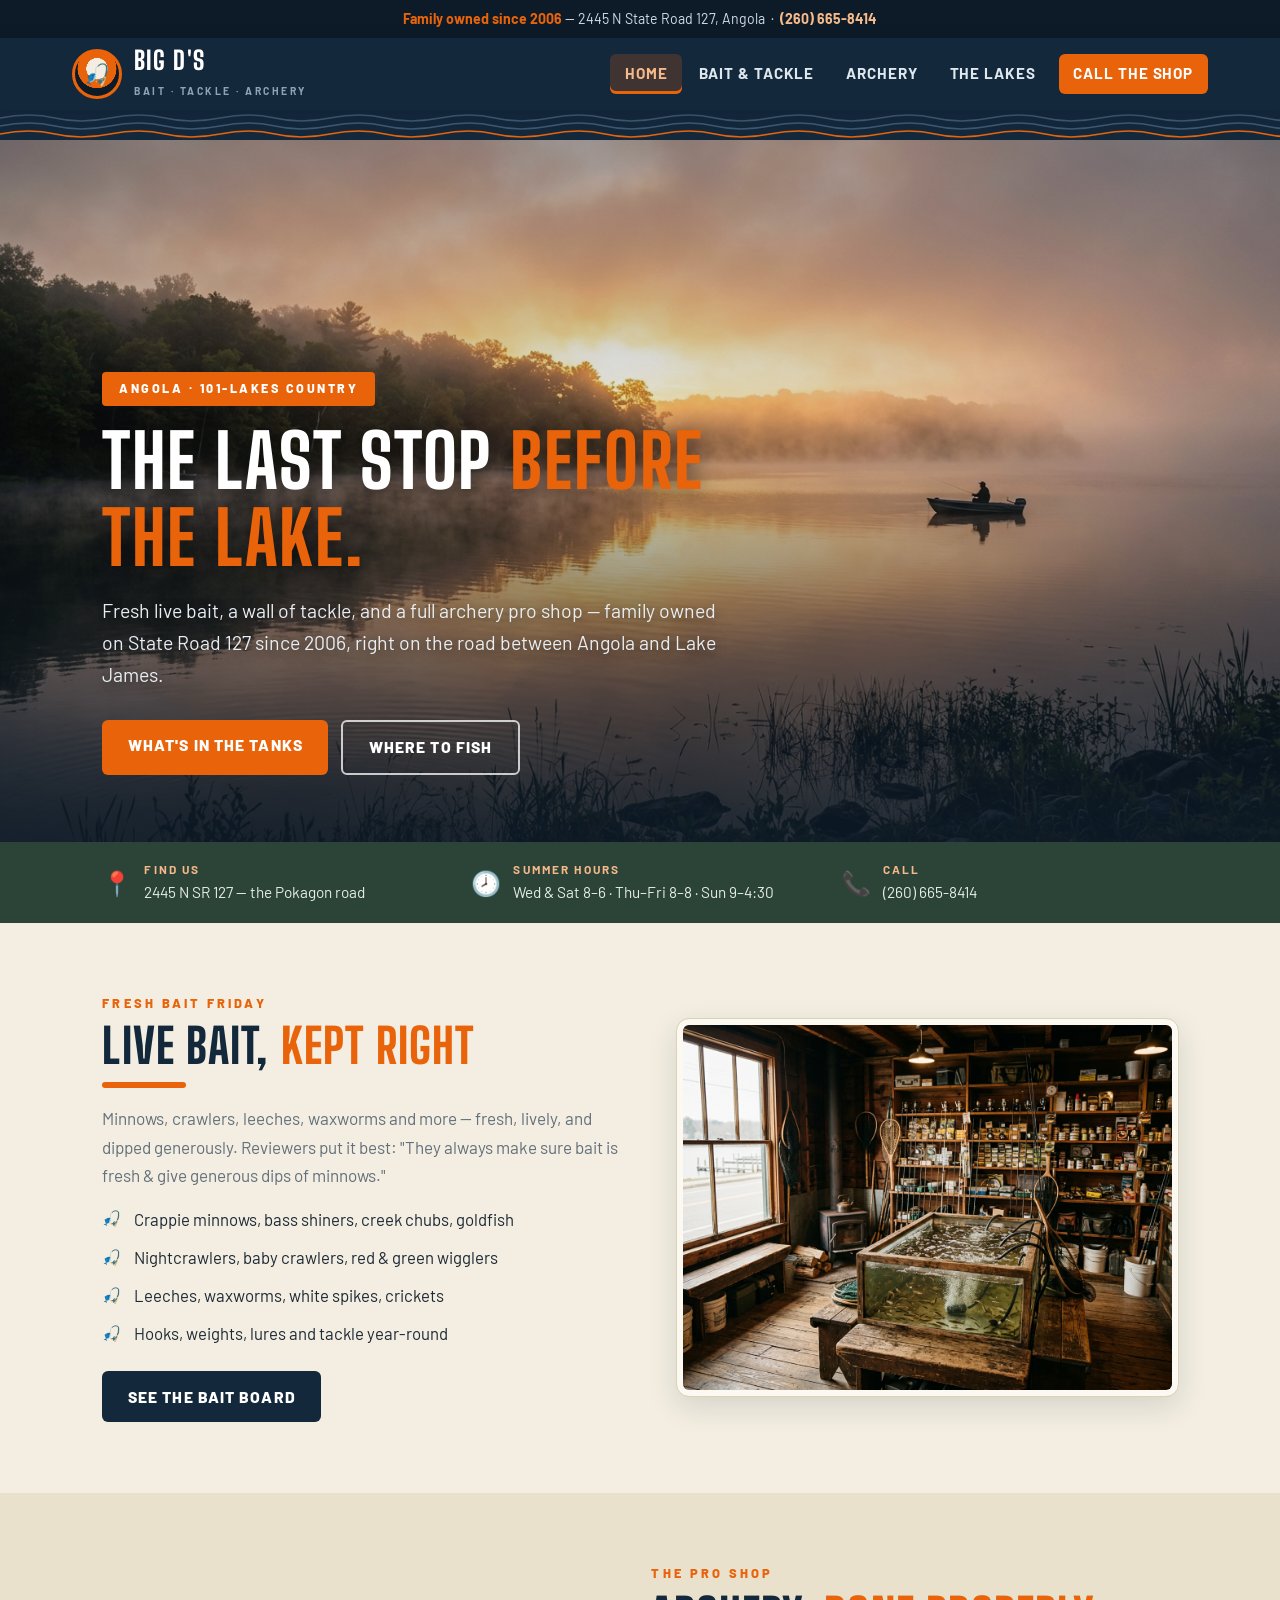
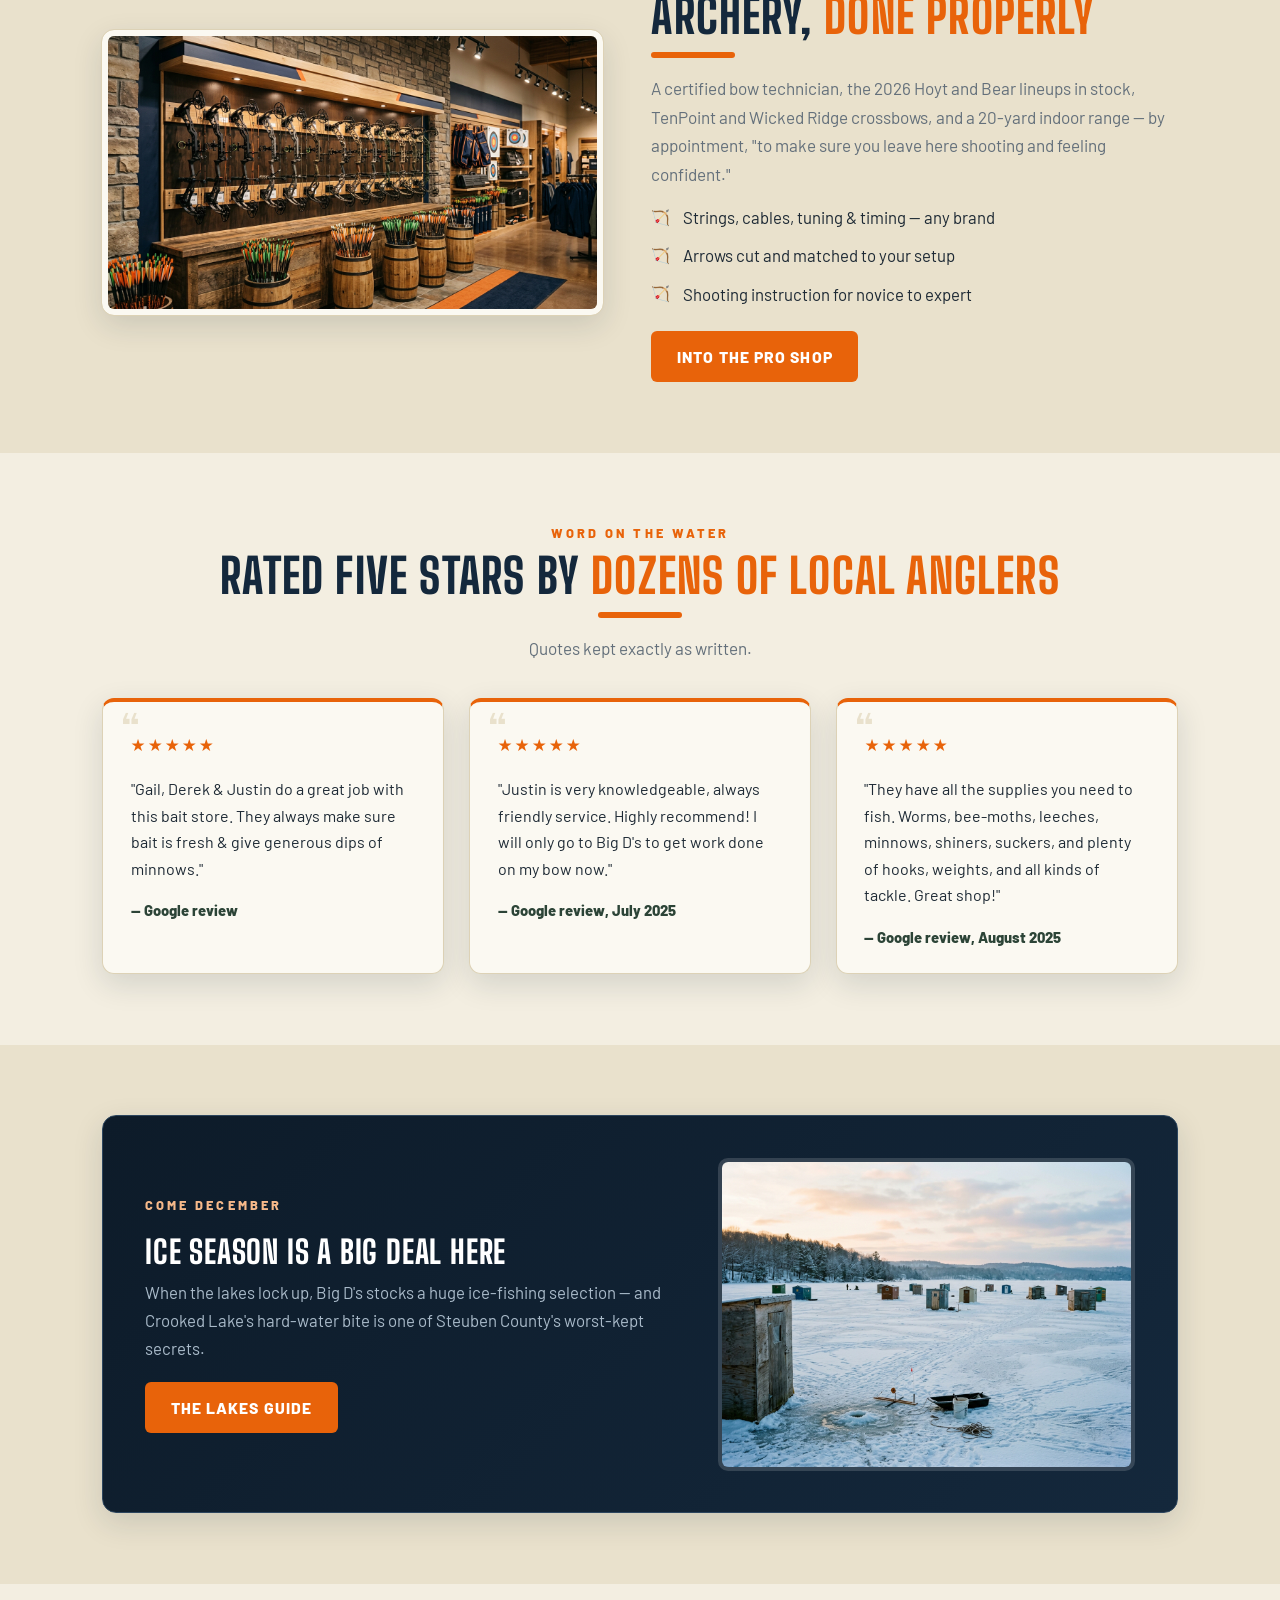
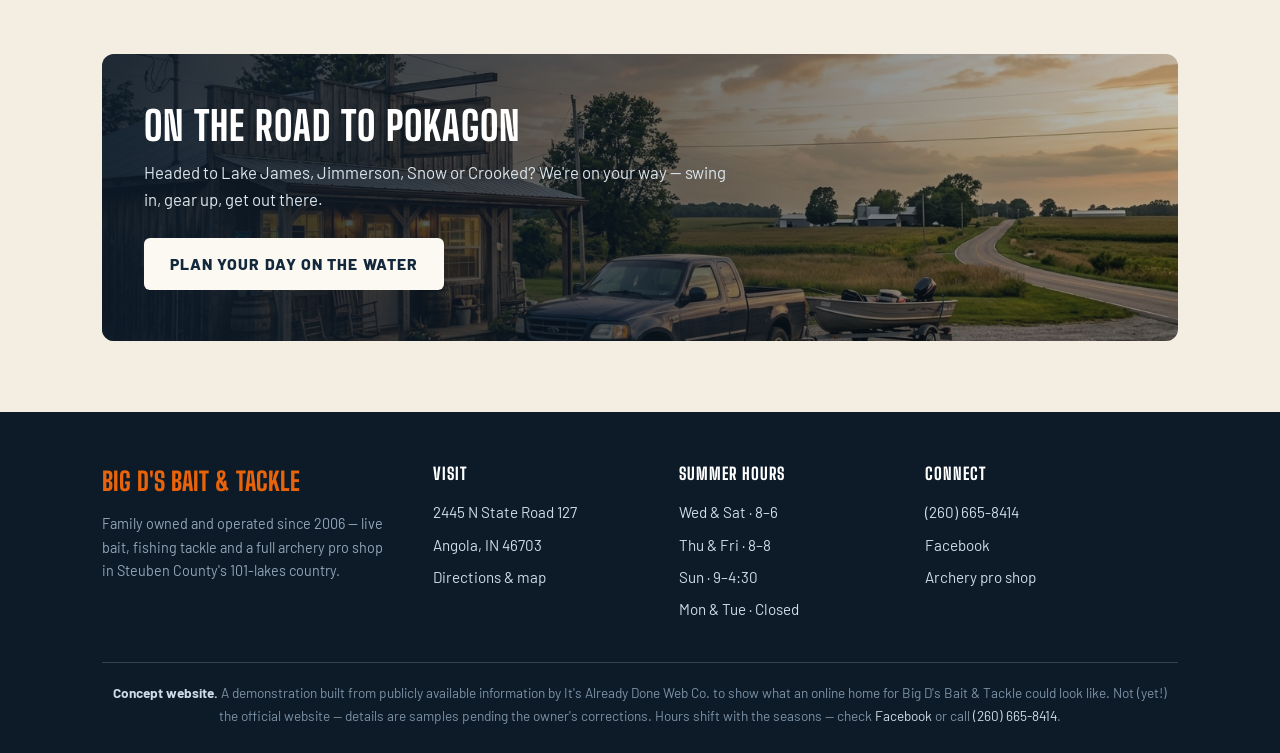
<file: index.html>
<!DOCTYPE html>
<html lang="en">
<head>
<meta charset="UTF-8">
<meta name="viewport" content="width=device-width, initial-scale=1.0">
<meta name="robots" content="noindex, nofollow">
<title>Big D's Bait &amp; Tackle · Live Bait, Tackle &amp; Archery Pro Shop — Angola, Indiana</title>
<meta name="description" content="Big D's Bait &amp; Tackle is Angola's family-owned bait shop and archery pro shop — fresh live bait, fishing tackle, Hoyt and Bear bows, and a 20-yard indoor range, minutes from Lake James and Pokagon State Park.">
<link rel="stylesheet" href="css/style.css">
</head>
<body>

<div class="topbar">
  <strong>Family owned since 2006</strong> — 2445 N State Road 127, Angola &nbsp;·&nbsp; <a href="tel:12606658414">(260) 665-8414</a>
</div>

<header class="site">
  <div class="nav-row">
    <a class="brand" href="index.html">
      <span class="brand-mark">🎣</span>
      <span>
        <span class="brand-name">Big D's</span>
        <span class="brand-tag">Bait · Tackle · Archery</span>
      </span>
    </a>
    <nav class="main">
      <a href="index.html" class="active">Home</a>
      <a href="bait-tackle.html">Bait &amp; Tackle</a>
      <a href="archery.html">Archery</a>
      <a href="lakes.html">The Lakes</a>
      <a href="tel:12606658414" class="cta">Call the Shop</a>
    </nav>
  </div>
</header>
<div class="topo"></div>

<!-- HERO -->
<section class="hero">
  <img class="hero-bg" src="assets/hero-lake.png" alt="Misty sunrise over a glassy northern Indiana lake with a fishing boat heading out">
  <div class="wrap hero-inner">
    <span class="kicker">Angola · 101-lakes country</span>
    <h1>The last stop <span class="accent">before the lake.</span></h1>
    <p class="lede">Fresh live bait, a wall of tackle, and a full archery pro shop — family owned on State Road 127 since 2006, right on the road between Angola and Lake James.</p>
    <div class="btns">
      <a href="bait-tackle.html" class="btn btn-blaze">What's in the Tanks</a>
      <a href="lakes.html" class="btn btn-outline">Where to Fish</a>
    </div>
  </div>
</section>

<!-- INFO STRIP -->
<div class="info-strip">
  <div class="wrap">
    <div class="cell">
      <span class="info-ico">📍</span>
      <span><strong>Find us</strong> 2445 N SR 127 — the Pokagon road</span>
    </div>
    <div class="cell">
      <span class="info-ico">🕗</span>
      <span><strong>Summer hours</strong> Wed &amp; Sat 8–6 · Thu–Fri 8–8 · Sun 9–4:30</span>
    </div>
    <div class="cell">
      <span class="info-ico">📞</span>
      <span><strong>Call</strong> <a href="tel:12606658414">(260) 665-8414</a></span>
    </div>
  </div>
</div>

<!-- BAIT TEASER -->
<section class="block">
  <div class="wrap">
    <div class="split">
      <div>
        <p class="eyebrow">Fresh bait Friday</p>
        <h2>Live bait, <span class="accent">kept right</span></h2>
        <div class="blaze-rule"></div>
        <p class="sub" style="margin:1rem 0">Minnows, crawlers, leeches, waxworms and more — fresh, lively, and dipped generously. Reviewers put it best: "They always make sure bait is fresh &amp; give generous dips of minnows."</p>
        <ul class="checks">
          <li>Crappie minnows, bass shiners, creek chubs, goldfish</li>
          <li>Nightcrawlers, baby crawlers, red &amp; green wigglers</li>
          <li>Leeches, waxworms, white spikes, crickets</li>
          <li>Hooks, weights, lures and tackle year-round</li>
        </ul>
        <p style="margin-top:1.4rem"><a href="bait-tackle.html" class="btn btn-navy">See the bait board</a></p>
      </div>
      <div class="split-img">
        <img src="assets/bait-shop.png" alt="Minnow tanks and tackle wall inside a classic bait shop">
      </div>
    </div>
  </div>
</section>

<!-- ARCHERY TEASER -->
<section class="block block--deep">
  <div class="wrap">
    <div class="split rev">
      <div class="split-img">
        <img src="assets/archery-shop.png" alt="Compound bows displayed on the wall of the archery pro shop">
      </div>
      <div>
        <p class="eyebrow">The pro shop</p>
        <h2>Archery, <span class="accent">done properly</span></h2>
        <div class="blaze-rule"></div>
        <p class="sub" style="margin:1rem 0">A certified bow technician, the 2026 Hoyt and Bear lineups in stock, TenPoint and Wicked Ridge crossbows, and a 20-yard indoor range — by appointment, "to make sure you leave here shooting and feeling confident."</p>
        <ul class="checks checks--bow">
          <li>Strings, cables, tuning &amp; timing — any brand</li>
          <li>Arrows cut and matched to your setup</li>
          <li>Shooting instruction for novice to expert</li>
        </ul>
        <p style="margin-top:1.4rem"><a href="archery.html" class="btn btn-blaze">Into the pro shop</a></p>
      </div>
    </div>
  </div>
</section>

<!-- REVIEWS -->
<section class="block">
  <div class="wrap center">
    <p class="eyebrow">Word on the water</p>
    <h2>Rated five stars by <span class="accent">dozens of local anglers</span></h2>
    <div class="blaze-rule"></div>
    <p class="sub" style="margin-top:1rem">Quotes kept exactly as written.</p>
  </div>
  <div class="wrap">
    <div class="grid grid-3">
      <div class="review">
        <div class="stars">★★★★★</div>
        <p>"Gail, Derek &amp; Justin do a great job with this bait store. They always make sure bait is fresh &amp; give generous dips of minnows."</p>
        <div class="who">— Google review</div>
      </div>
      <div class="review">
        <div class="stars">★★★★★</div>
        <p>"Justin is very knowledgeable, always friendly service. Highly recommend! I will only go to Big D's to get work done on my bow now."</p>
        <div class="who">— Google review, July 2025</div>
      </div>
      <div class="review">
        <div class="stars">★★★★★</div>
        <p>"They have all the supplies you need to fish. Worms, bee-moths, leeches, minnows, shiners, suckers, and plenty of hooks, weights, and all kinds of tackle. Great shop!"</p>
        <div class="who">— Google review, August 2025</div>
      </div>
    </div>
  </div>
</section>

<!-- ICE SEASON -->
<section class="block block--deep">
  <div class="wrap">
    <div class="season-band">
      <div>
        <p class="eyebrow" style="color:#f6b98a">Come December</p>
        <h3>Ice season is a big deal here</h3>
        <p>When the lakes lock up, Big D's stocks a huge ice-fishing selection — and Crooked Lake's hard-water bite is one of Steuben County's worst-kept secrets.</p>
        <a href="lakes.html" class="btn btn-blaze">The lakes guide</a>
      </div>
      <div class="season-img">
        <img src="assets/ice-fishing.png" alt="Ice fishing shanties on a frozen northern Indiana lake at dawn">
      </div>
    </div>
  </div>
</section>

<!-- BANNER -->
<section class="block">
  <div class="wrap">
    <div class="banner">
      <img class="bg" src="assets/storefront.png" alt="The Big D's Bait and Tackle shop on State Road 127 north of Angola">
      <div class="pad">
        <h2>On the road to Pokagon</h2>
        <p>Headed to Lake James, Jimmerson, Snow or Crooked? We're on your way — swing in, gear up, get out there.</p>
        <a href="lakes.html" class="btn btn-cream">Plan your day on the water</a>
      </div>
    </div>
  </div>
</section>

<!-- FOOTER -->
<footer class="site">
  <div class="wrap">
    <div class="cols">
      <div>
        <span class="brand-foot">Big D's Bait &amp; Tackle</span>
        <p class="small">Family owned and operated since 2006 — live bait, fishing tackle and a full archery pro shop in Steuben County's 101-lakes country.</p>
      </div>
      <div>
        <h4>Visit</h4>
        <ul>
          <li>2445 N State Road 127</li>
          <li>Angola, IN 46703</li>
          <li><a href="lakes.html">Directions &amp; map</a></li>
        </ul>
      </div>
      <div>
        <h4>Summer Hours</h4>
        <ul>
          <li>Wed &amp; Sat · 8–6</li>
          <li>Thu &amp; Fri · 8–8</li>
          <li>Sun · 9–4:30</li>
          <li>Mon &amp; Tue · Closed</li>
        </ul>
      </div>
      <div>
        <h4>Connect</h4>
        <ul>
          <li><a href="tel:12606658414">(260) 665-8414</a></li>
          <li><a href="https://www.facebook.com/BigDsBaitAndTackle/" target="_blank" rel="noopener">Facebook</a></li>
          <li><a href="archery.html">Archery pro shop</a></li>
        </ul>
      </div>
    </div>
    <div class="footnote">
      <strong>Concept website.</strong> A demonstration built from publicly available information by It's Already Done Web Co. to show what an online home for Big D's Bait &amp; Tackle could look like. Not (yet!) the official website — details are samples pending the owner's corrections. Hours shift with the seasons — check <a href="https://www.facebook.com/BigDsBaitAndTackle/" target="_blank" rel="noopener">Facebook</a> or call <a href="tel:12606658414">(260) 665-8414</a>.
    </div>
  </div>
</footer>

<script>
  // Privacy-friendly analytics (GoatCounter) - no cookies, records host+path only
  window.goatcounter = { path: function(p) { return location.host + p; } };
</script>
<script data-goatcounter="https://flylow3d.goatcounter.com/count" async src="//gc.zgo.at/count.js"></script>
</body>
</html>
</file>
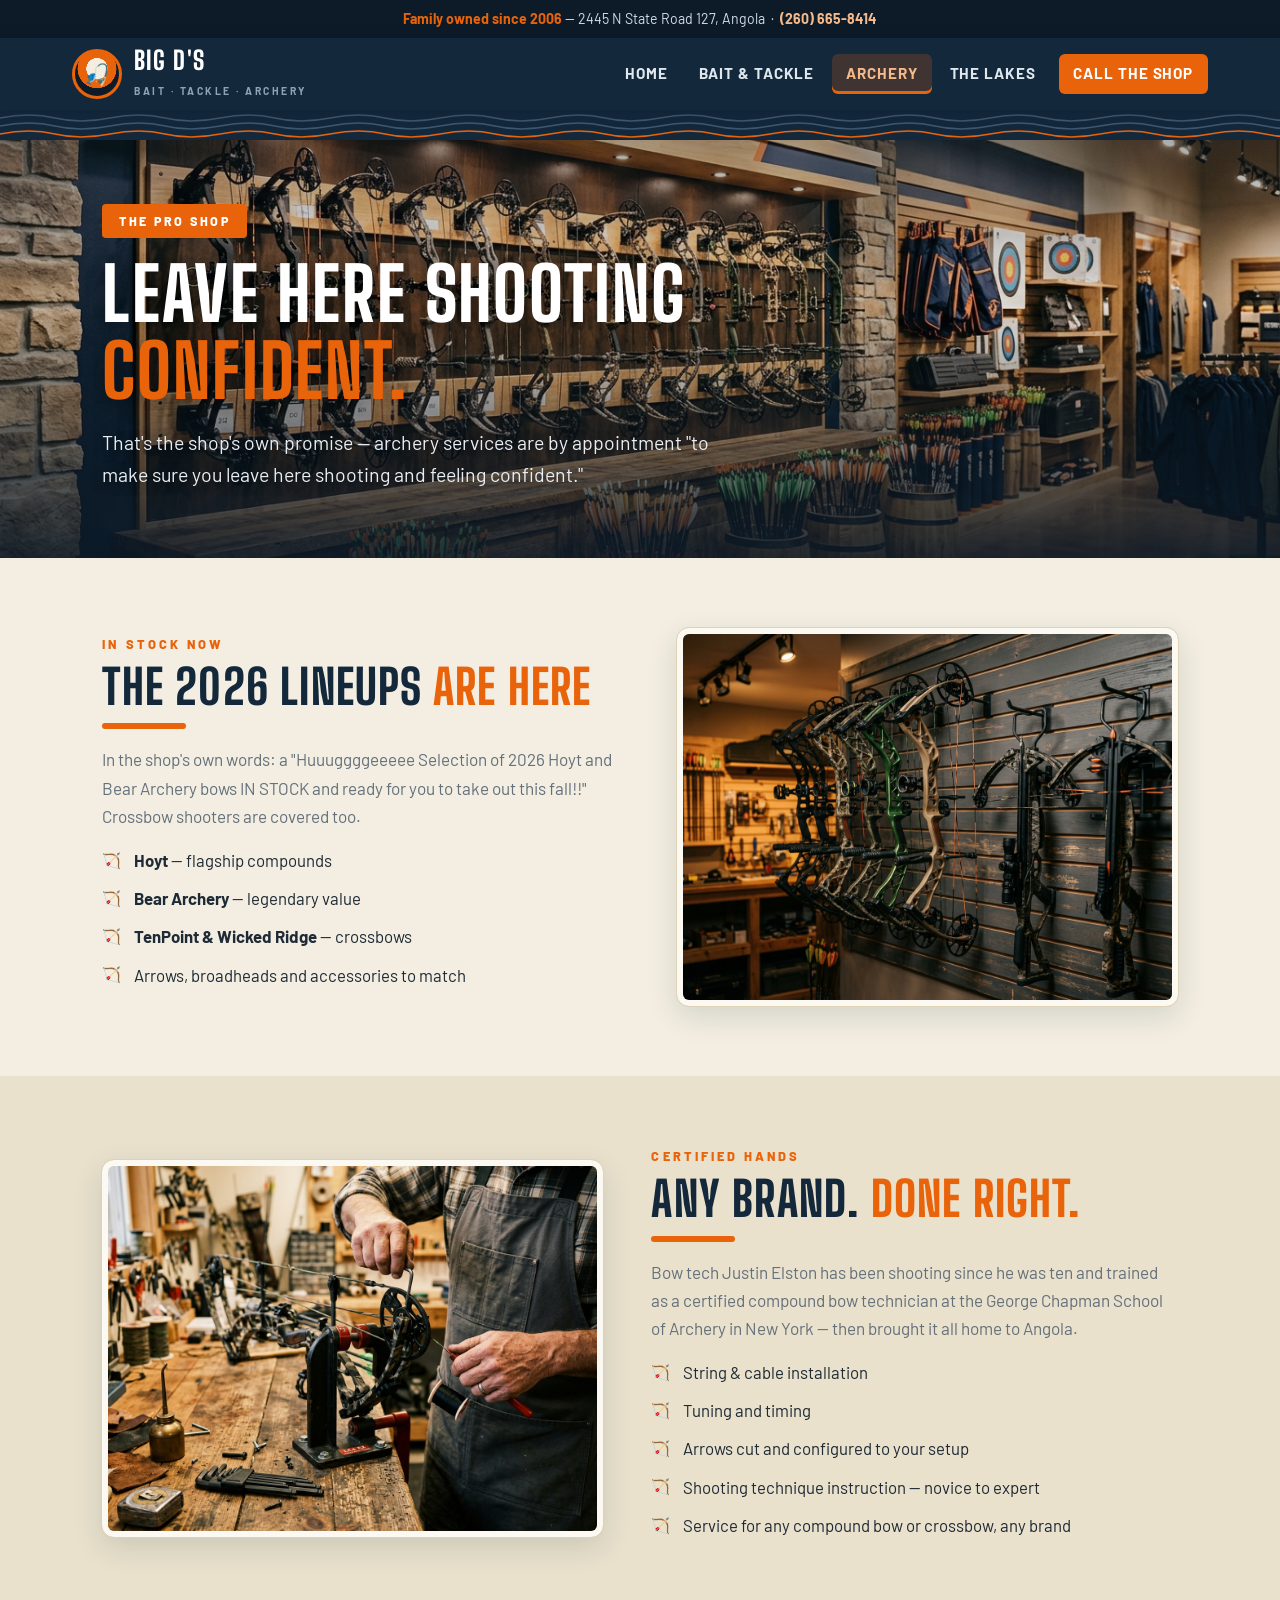
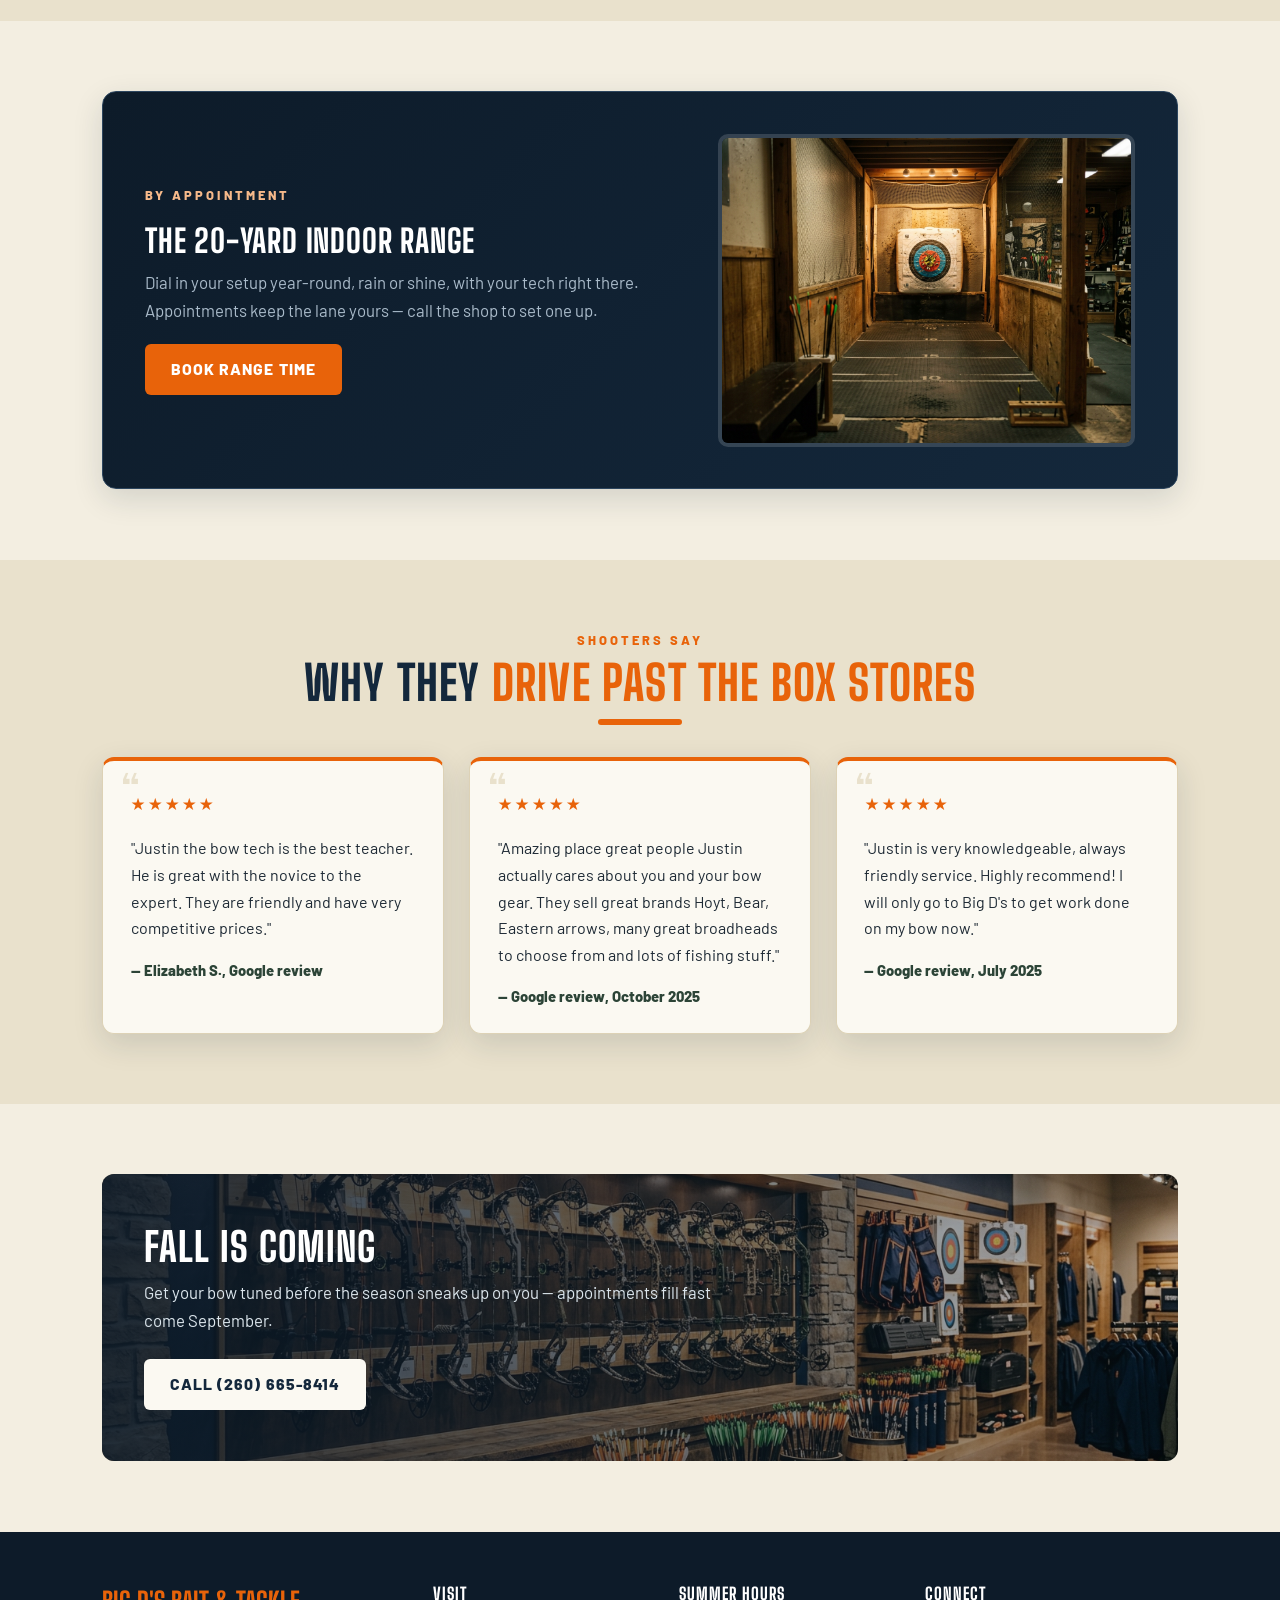
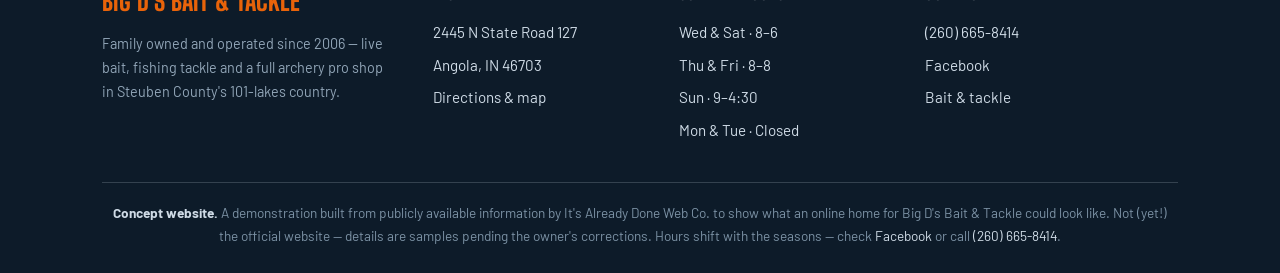
<file: archery.html>
<!DOCTYPE html>
<html lang="en">
<head>
<meta charset="UTF-8">
<meta name="viewport" content="width=device-width, initial-scale=1.0">
<meta name="robots" content="noindex, nofollow">
<title>Archery Pro Shop · Big D's — Hoyt &amp; Bear Bows, Service &amp; Indoor Range in Angola, Indiana</title>
<meta name="description" content="Big D's archery pro shop in Angola — 2026 Hoyt and Bear bows in stock, TenPoint and Wicked Ridge crossbows, certified bow service for any brand, and a 20-yard indoor range by appointment.">
<link rel="stylesheet" href="css/style.css">
</head>
<body>

<div class="topbar">
  <strong>Family owned since 2006</strong> — 2445 N State Road 127, Angola &nbsp;·&nbsp; <a href="tel:12606658414">(260) 665-8414</a>
</div>

<header class="site">
  <div class="nav-row">
    <a class="brand" href="index.html">
      <span class="brand-mark">🎣</span>
      <span>
        <span class="brand-name">Big D's</span>
        <span class="brand-tag">Bait · Tackle · Archery</span>
      </span>
    </a>
    <nav class="main">
      <a href="index.html">Home</a>
      <a href="bait-tackle.html">Bait &amp; Tackle</a>
      <a href="archery.html" class="active">Archery</a>
      <a href="lakes.html">The Lakes</a>
      <a href="tel:12606658414" class="cta">Call the Shop</a>
    </nav>
  </div>
</header>
<div class="topo"></div>

<!-- PAGE HERO -->
<section class="hero hero--page">
  <img class="hero-bg" src="assets/archery-shop.png" alt="Compound bows on display in the Big D's archery pro shop">
  <div class="wrap hero-inner">
    <span class="kicker">The pro shop</span>
    <h1>Leave here shooting <span class="accent">confident.</span></h1>
    <p class="lede">That's the shop's own promise — archery services are by appointment "to make sure you leave here shooting and feeling confident."</p>
  </div>
</section>

<!-- BRANDS -->
<section class="block">
  <div class="wrap">
    <div class="split">
      <div>
        <p class="eyebrow">In stock now</p>
        <h2>The 2026 lineups <span class="accent">are here</span></h2>
        <div class="blaze-rule"></div>
        <p class="sub" style="margin:1rem 0">In the shop's own words: a "Huuuggggeeeee Selection of 2026 Hoyt and Bear Archery bows IN STOCK and ready for you to take out this fall!!" Crossbow shooters are covered too.</p>
        <ul class="checks checks--bow">
          <li><strong>Hoyt</strong> — flagship compounds</li>
          <li><strong>Bear Archery</strong> — legendary value</li>
          <li><strong>TenPoint &amp; Wicked Ridge</strong> — crossbows</li>
          <li>Arrows, broadheads and accessories to match</li>
        </ul>
      </div>
      <div class="split-img">
        <img src="assets/bow-wall.png" alt="A wall of new compound bows and crossbows in the pro shop">
      </div>
    </div>
  </div>
</section>

<!-- SERVICE -->
<section class="block block--deep">
  <div class="wrap">
    <div class="split rev">
      <div class="split-img">
        <img src="assets/bow-service.png" alt="A bow technician working on a compound bow in a press">
      </div>
      <div>
        <p class="eyebrow">Certified hands</p>
        <h2>Any brand. <span class="accent">Done right.</span></h2>
        <div class="blaze-rule"></div>
        <p class="sub" style="margin:1rem 0">Bow tech Justin Elston has been shooting since he was ten and trained as a certified compound bow technician at the George Chapman School of Archery in New York — then brought it all home to Angola.</p>
        <ul class="checks checks--bow">
          <li>String &amp; cable installation</li>
          <li>Tuning and timing</li>
          <li>Arrows cut and configured to your setup</li>
          <li>Shooting technique instruction — novice to expert</li>
          <li>Service for any compound bow or crossbow, any brand</li>
        </ul>
      </div>
    </div>
  </div>
</section>

<!-- RANGE -->
<section class="block">
  <div class="wrap">
    <div class="season-band">
      <div>
        <p class="eyebrow" style="color:#f6b98a">By appointment</p>
        <h3>The 20-yard indoor range</h3>
        <p>Dial in your setup year-round, rain or shine, with your tech right there. Appointments keep the lane yours — call the shop to set one up.</p>
        <a href="tel:12606658414" class="btn btn-blaze">Book range time</a>
      </div>
      <div class="season-img">
        <img src="assets/indoor-range.png" alt="An indoor archery lane with a target at twenty yards">
      </div>
    </div>
  </div>
</section>

<!-- REVIEWS -->
<section class="block block--deep">
  <div class="wrap center">
    <p class="eyebrow">Shooters say</p>
    <h2>Why they <span class="accent">drive past the box stores</span></h2>
    <div class="blaze-rule"></div>
  </div>
  <div class="wrap" style="margin-top:2rem">
    <div class="grid grid-3">
      <div class="review">
        <div class="stars">★★★★★</div>
        <p>"Justin the bow tech is the best teacher. He is great with the novice to the expert. They are friendly and have very competitive prices."</p>
        <div class="who">— Elizabeth S., Google review</div>
      </div>
      <div class="review">
        <div class="stars">★★★★★</div>
        <p>"Amazing place great people Justin actually cares about you and your bow gear. They sell great brands Hoyt, Bear, Eastern arrows, many great broadheads to choose from and lots of fishing stuff."</p>
        <div class="who">— Google review, October 2025</div>
      </div>
      <div class="review">
        <div class="stars">★★★★★</div>
        <p>"Justin is very knowledgeable, always friendly service. Highly recommend! I will only go to Big D's to get work done on my bow now."</p>
        <div class="who">— Google review, July 2025</div>
      </div>
    </div>
  </div>
</section>

<!-- BANNER -->
<section class="block">
  <div class="wrap">
    <div class="banner">
      <img class="bg" src="assets/archery-shop.png" alt="Inside the archery pro shop">
      <div class="pad">
        <h2>Fall is coming</h2>
        <p>Get your bow tuned before the season sneaks up on you — appointments fill fast come September.</p>
        <a href="tel:12606658414" class="btn btn-cream">Call (260) 665-8414</a>
      </div>
    </div>
  </div>
</section>

<!-- FOOTER -->
<footer class="site">
  <div class="wrap">
    <div class="cols">
      <div>
        <span class="brand-foot">Big D's Bait &amp; Tackle</span>
        <p class="small">Family owned and operated since 2006 — live bait, fishing tackle and a full archery pro shop in Steuben County's 101-lakes country.</p>
      </div>
      <div>
        <h4>Visit</h4>
        <ul>
          <li>2445 N State Road 127</li>
          <li>Angola, IN 46703</li>
          <li><a href="lakes.html">Directions &amp; map</a></li>
        </ul>
      </div>
      <div>
        <h4>Summer Hours</h4>
        <ul>
          <li>Wed &amp; Sat · 8–6</li>
          <li>Thu &amp; Fri · 8–8</li>
          <li>Sun · 9–4:30</li>
          <li>Mon &amp; Tue · Closed</li>
        </ul>
      </div>
      <div>
        <h4>Connect</h4>
        <ul>
          <li><a href="tel:12606658414">(260) 665-8414</a></li>
          <li><a href="https://www.facebook.com/BigDsBaitAndTackle/" target="_blank" rel="noopener">Facebook</a></li>
          <li><a href="bait-tackle.html">Bait &amp; tackle</a></li>
        </ul>
      </div>
    </div>
    <div class="footnote">
      <strong>Concept website.</strong> A demonstration built from publicly available information by It's Already Done Web Co. to show what an online home for Big D's Bait &amp; Tackle could look like. Not (yet!) the official website — details are samples pending the owner's corrections. Hours shift with the seasons — check <a href="https://www.facebook.com/BigDsBaitAndTackle/" target="_blank" rel="noopener">Facebook</a> or call <a href="tel:12606658414">(260) 665-8414</a>.
    </div>
  </div>
</footer>

<script>
  // Privacy-friendly analytics (GoatCounter) - no cookies, records host+path only
  window.goatcounter = { path: function(p) { return location.host + p; } };
</script>
<script data-goatcounter="https://flylow3d.goatcounter.com/count" async src="//gc.zgo.at/count.js"></script>
</body>
</html>
</file>
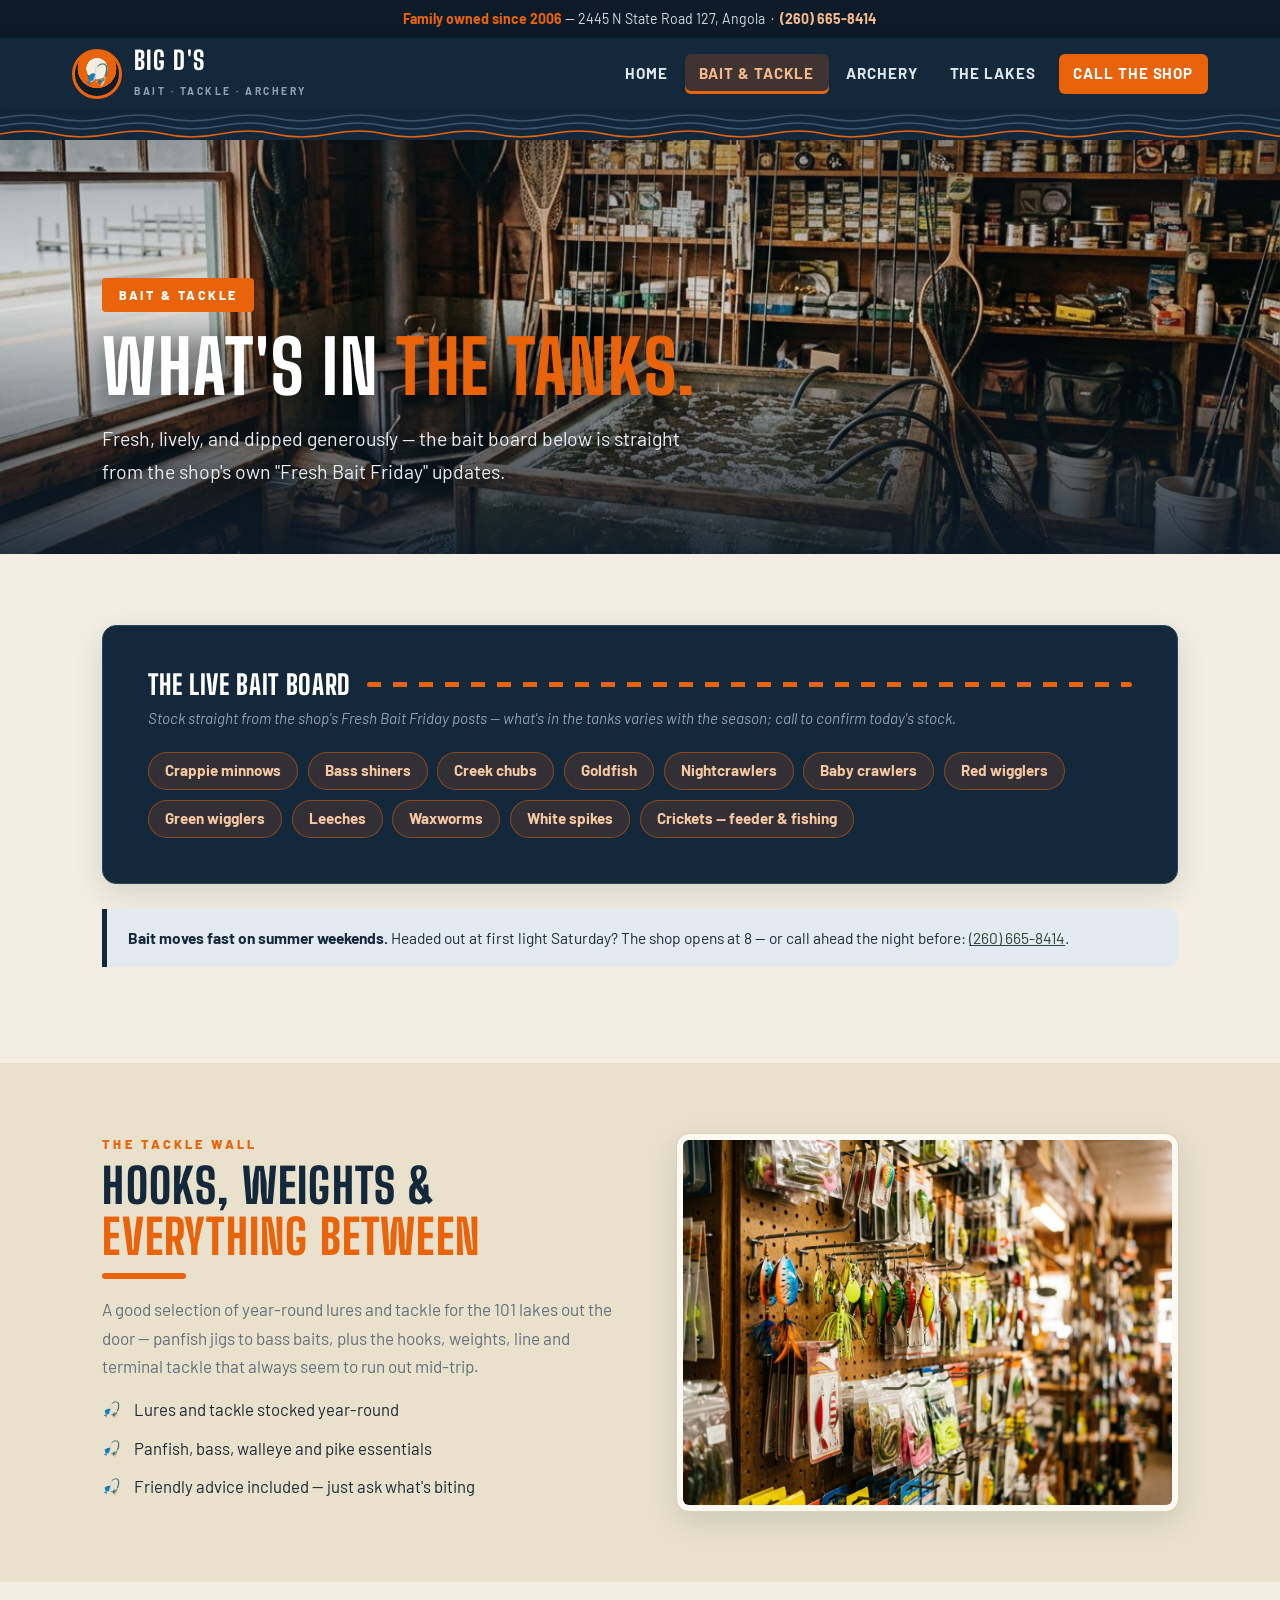
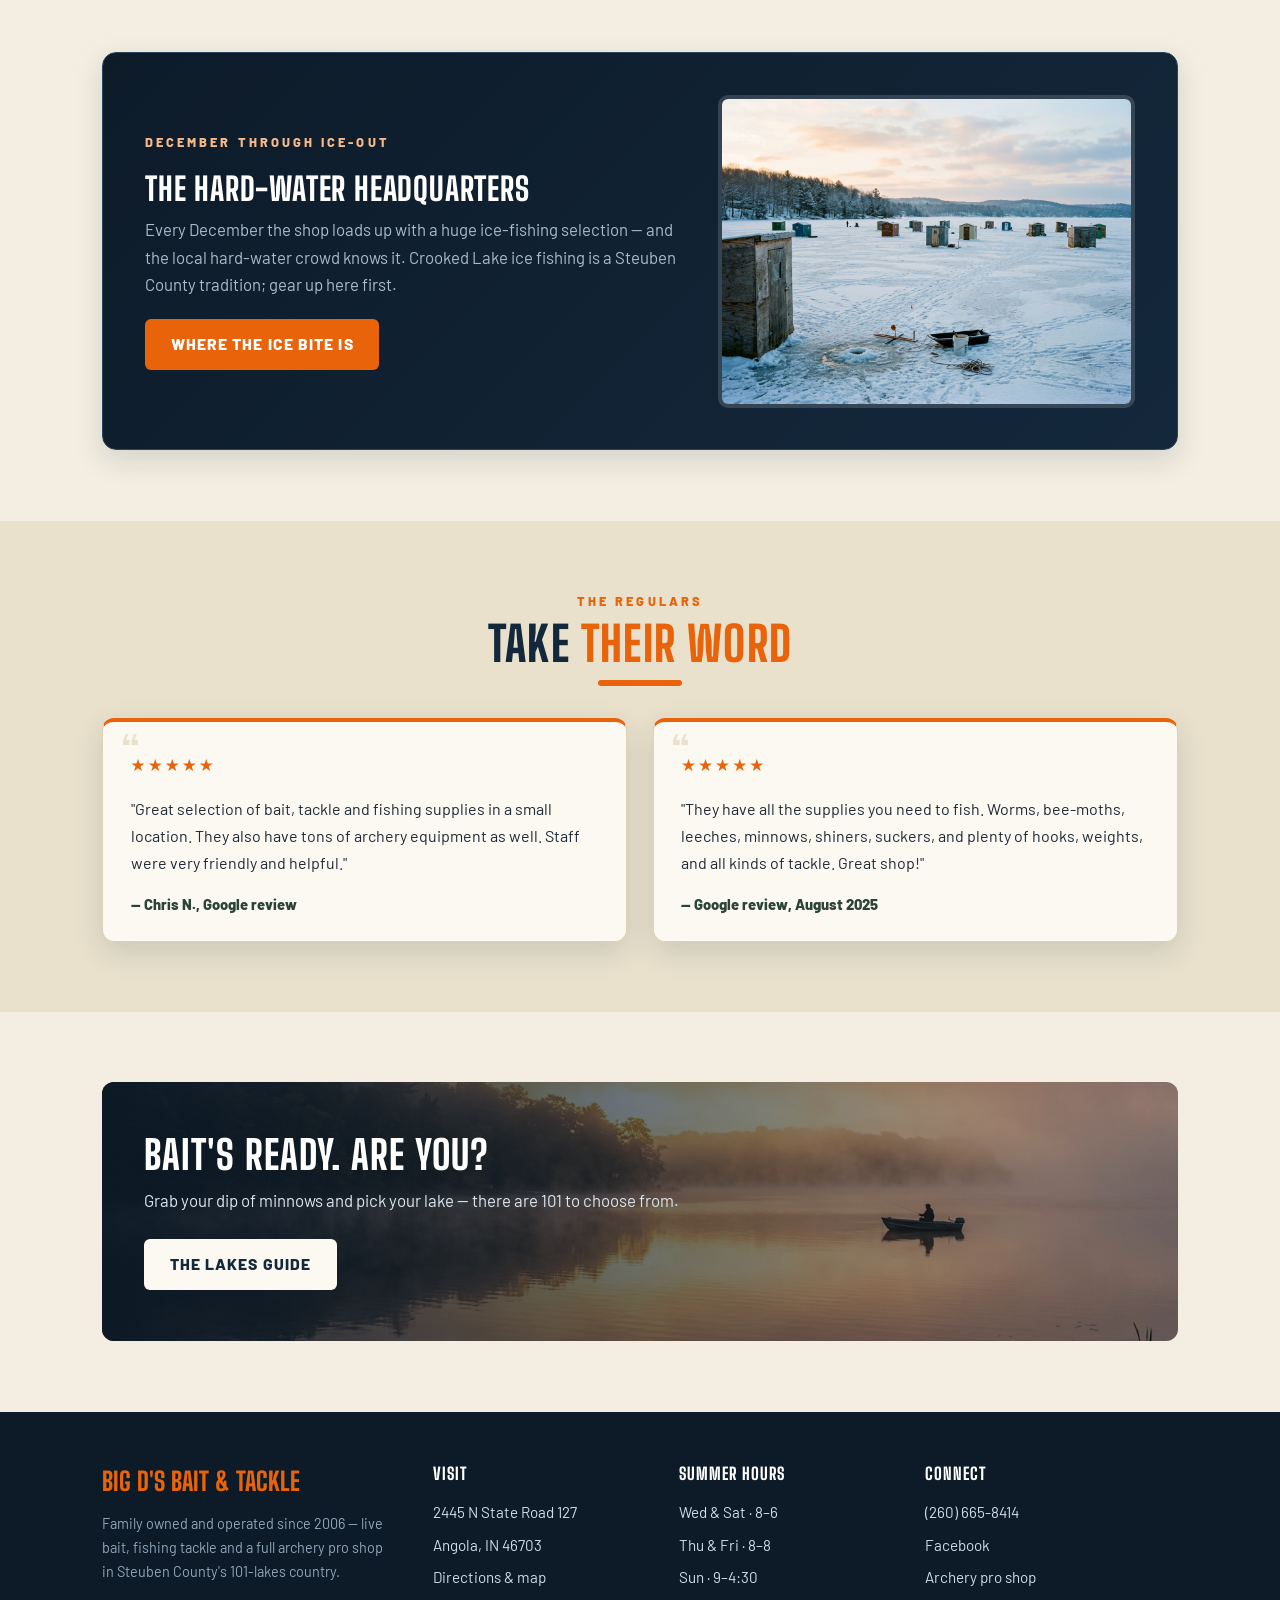
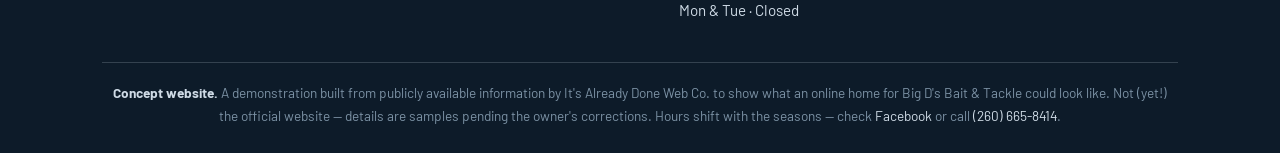
<file: bait-tackle.html>
<!DOCTYPE html>
<html lang="en">
<head>
<meta charset="UTF-8">
<meta name="viewport" content="width=device-width, initial-scale=1.0">
<meta name="robots" content="noindex, nofollow">
<title>Bait &amp; Tackle · Big D's — Fresh Live Bait in Angola, Indiana</title>
<meta name="description" content="The live bait board at Big D's — minnows, shiners, leeches, crawlers, waxworms and more, kept fresh, plus tackle year-round and a huge ice-fishing selection every December.">
<link rel="stylesheet" href="css/style.css">
</head>
<body>

<div class="topbar">
  <strong>Family owned since 2006</strong> — 2445 N State Road 127, Angola &nbsp;·&nbsp; <a href="tel:12606658414">(260) 665-8414</a>
</div>

<header class="site">
  <div class="nav-row">
    <a class="brand" href="index.html">
      <span class="brand-mark">🎣</span>
      <span>
        <span class="brand-name">Big D's</span>
        <span class="brand-tag">Bait · Tackle · Archery</span>
      </span>
    </a>
    <nav class="main">
      <a href="index.html">Home</a>
      <a href="bait-tackle.html" class="active">Bait &amp; Tackle</a>
      <a href="archery.html">Archery</a>
      <a href="lakes.html">The Lakes</a>
      <a href="tel:12606658414" class="cta">Call the Shop</a>
    </nav>
  </div>
</header>
<div class="topo"></div>

<!-- PAGE HERO -->
<section class="hero hero--page">
  <img class="hero-bg" src="assets/bait-shop.png" alt="Minnow tanks bubbling inside Big D's bait shop">
  <div class="wrap hero-inner">
    <span class="kicker">Bait &amp; tackle</span>
    <h1>What's in <span class="accent">the tanks.</span></h1>
    <p class="lede">Fresh, lively, and dipped generously — the bait board below is straight from the shop's own "Fresh Bait Friday" updates.</p>
  </div>
</section>

<!-- BAIT BOARD -->
<section class="block">
  <div class="wrap">
    <div class="bait-board">
      <h3>The Live Bait Board</h3>
      <p class="note">Stock straight from the shop's Fresh Bait Friday posts — what's in the tanks varies with the season; call to confirm today's stock.</p>
      <div class="bait-tags">
        <span>Crappie minnows</span>
        <span>Bass shiners</span>
        <span>Creek chubs</span>
        <span>Goldfish</span>
        <span>Nightcrawlers</span>
        <span>Baby crawlers</span>
        <span>Red wigglers</span>
        <span>Green wigglers</span>
        <span>Leeches</span>
        <span>Waxworms</span>
        <span>White spikes</span>
        <span>Crickets — feeder &amp; fishing</span>
      </div>
    </div>
    <div class="tip">
      <strong>Bait moves fast on summer weekends.</strong> Headed out at first light Saturday? The shop opens at 8 — or call ahead the night before: <a href="tel:12606658414">(260) 665-8414</a>.
    </div>
  </div>
</section>

<!-- TACKLE -->
<section class="block block--deep">
  <div class="wrap">
    <div class="split">
      <div>
        <p class="eyebrow">The tackle wall</p>
        <h2>Hooks, weights &amp; <span class="accent">everything between</span></h2>
        <div class="blaze-rule"></div>
        <p class="sub" style="margin:1rem 0">A good selection of year-round lures and tackle for the 101 lakes out the door — panfish jigs to bass baits, plus the hooks, weights, line and terminal tackle that always seem to run out mid-trip.</p>
        <ul class="checks">
          <li>Lures and tackle stocked year-round</li>
          <li>Panfish, bass, walleye and pike essentials</li>
          <li>Friendly advice included — just ask what's biting</li>
        </ul>
      </div>
      <div class="split-img">
        <img src="assets/tackle-wall.png" alt="A well-stocked tackle wall of lures, line and terminal tackle">
      </div>
    </div>
  </div>
</section>

<!-- ICE -->
<section class="block">
  <div class="wrap">
    <div class="season-band">
      <div>
        <p class="eyebrow" style="color:#f6b98a">December through ice-out</p>
        <h3>The hard-water headquarters</h3>
        <p>Every December the shop loads up with a huge ice-fishing selection — and the local hard-water crowd knows it. Crooked Lake ice fishing is a Steuben County tradition; gear up here first.</p>
        <a href="lakes.html" class="btn btn-blaze">Where the ice bite is</a>
      </div>
      <div class="season-img">
        <img src="assets/ice-fishing.png" alt="Ice fishing shanties scattered across a frozen lake at dawn">
      </div>
    </div>
  </div>
</section>

<!-- REVIEWS -->
<section class="block block--deep">
  <div class="wrap center">
    <p class="eyebrow">The regulars</p>
    <h2>Take <span class="accent">their word</span></h2>
    <div class="blaze-rule"></div>
  </div>
  <div class="wrap" style="margin-top:2rem">
    <div class="grid grid-2">
      <div class="review">
        <div class="stars">★★★★★</div>
        <p>"Great selection of bait, tackle and fishing supplies in a small location. They also have tons of archery equipment as well. Staff were very friendly and helpful."</p>
        <div class="who">— Chris N., Google review</div>
      </div>
      <div class="review">
        <div class="stars">★★★★★</div>
        <p>"They have all the supplies you need to fish. Worms, bee-moths, leeches, minnows, shiners, suckers, and plenty of hooks, weights, and all kinds of tackle. Great shop!"</p>
        <div class="who">— Google review, August 2025</div>
      </div>
    </div>
  </div>
</section>

<!-- BANNER -->
<section class="block">
  <div class="wrap">
    <div class="banner">
      <img class="bg" src="assets/hero-lake.png" alt="Sunrise over a glassy Steuben County lake">
      <div class="pad">
        <h2>Bait's ready. Are you?</h2>
        <p>Grab your dip of minnows and pick your lake — there are 101 to choose from.</p>
        <a href="lakes.html" class="btn btn-cream">The lakes guide</a>
      </div>
    </div>
  </div>
</section>

<!-- FOOTER -->
<footer class="site">
  <div class="wrap">
    <div class="cols">
      <div>
        <span class="brand-foot">Big D's Bait &amp; Tackle</span>
        <p class="small">Family owned and operated since 2006 — live bait, fishing tackle and a full archery pro shop in Steuben County's 101-lakes country.</p>
      </div>
      <div>
        <h4>Visit</h4>
        <ul>
          <li>2445 N State Road 127</li>
          <li>Angola, IN 46703</li>
          <li><a href="lakes.html">Directions &amp; map</a></li>
        </ul>
      </div>
      <div>
        <h4>Summer Hours</h4>
        <ul>
          <li>Wed &amp; Sat · 8–6</li>
          <li>Thu &amp; Fri · 8–8</li>
          <li>Sun · 9–4:30</li>
          <li>Mon &amp; Tue · Closed</li>
        </ul>
      </div>
      <div>
        <h4>Connect</h4>
        <ul>
          <li><a href="tel:12606658414">(260) 665-8414</a></li>
          <li><a href="https://www.facebook.com/BigDsBaitAndTackle/" target="_blank" rel="noopener">Facebook</a></li>
          <li><a href="archery.html">Archery pro shop</a></li>
        </ul>
      </div>
    </div>
    <div class="footnote">
      <strong>Concept website.</strong> A demonstration built from publicly available information by It's Already Done Web Co. to show what an online home for Big D's Bait &amp; Tackle could look like. Not (yet!) the official website — details are samples pending the owner's corrections. Hours shift with the seasons — check <a href="https://www.facebook.com/BigDsBaitAndTackle/" target="_blank" rel="noopener">Facebook</a> or call <a href="tel:12606658414">(260) 665-8414</a>.
    </div>
  </div>
</footer>

<script>
  // Privacy-friendly analytics (GoatCounter) - no cookies, records host+path only
  window.goatcounter = { path: function(p) { return location.host + p; } };
</script>
<script data-goatcounter="https://flylow3d.goatcounter.com/count" async src="//gc.zgo.at/count.js"></script>
</body>
</html>
</file>
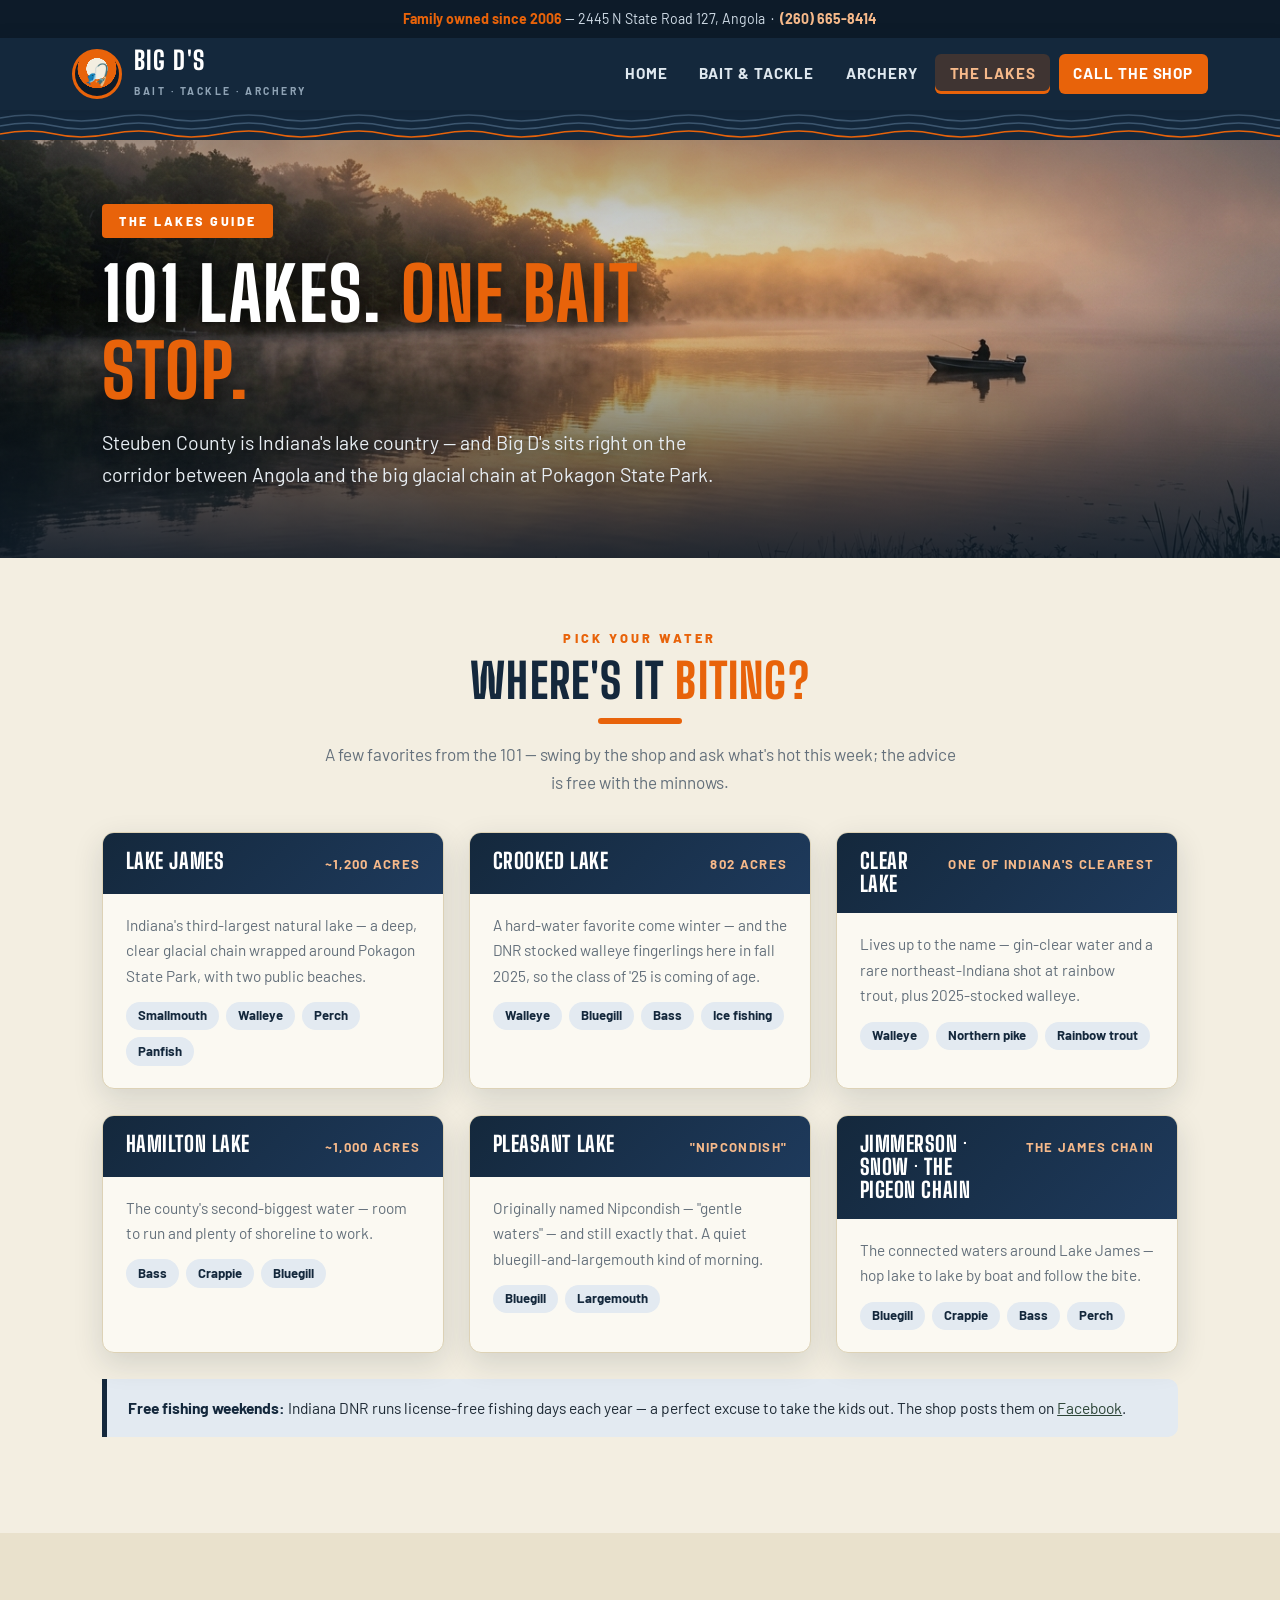
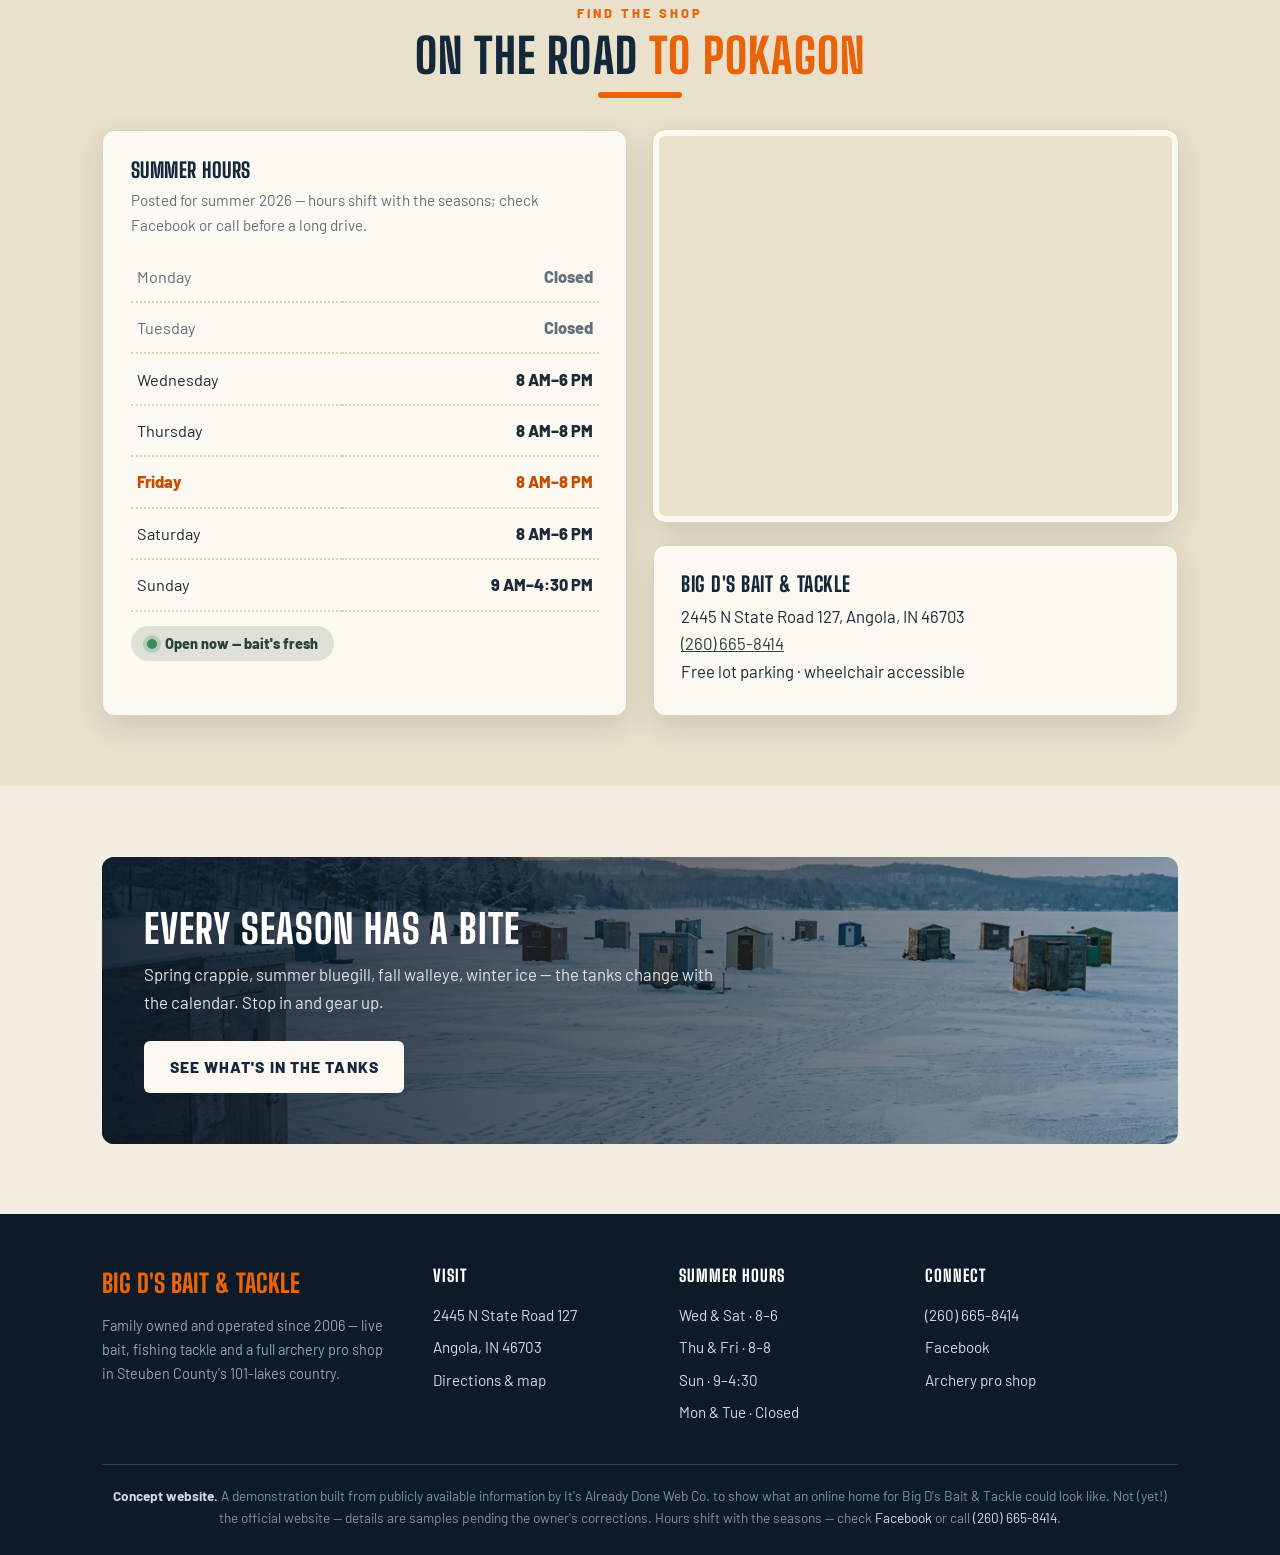
<file: lakes.html>
<!DOCTYPE html>
<html lang="en">
<head>
<meta charset="UTF-8">
<meta name="viewport" content="width=device-width, initial-scale=1.0">
<meta name="robots" content="noindex, nofollow">
<title>The Lakes · Big D's — Where to Fish in Steuben County's 101-Lakes Country</title>
<meta name="description" content="Big D's lakes guide — Lake James, Crooked Lake, Clear Lake, Hamilton Lake and more, with what's biting, plus shop hours, map and directions on State Road 127 in Angola.">
<link rel="stylesheet" href="css/style.css">
</head>
<body>

<div class="topbar">
  <strong>Family owned since 2006</strong> — 2445 N State Road 127, Angola &nbsp;·&nbsp; <a href="tel:12606658414">(260) 665-8414</a>
</div>

<header class="site">
  <div class="nav-row">
    <a class="brand" href="index.html">
      <span class="brand-mark">🎣</span>
      <span>
        <span class="brand-name">Big D's</span>
        <span class="brand-tag">Bait · Tackle · Archery</span>
      </span>
    </a>
    <nav class="main">
      <a href="index.html">Home</a>
      <a href="bait-tackle.html">Bait &amp; Tackle</a>
      <a href="archery.html">Archery</a>
      <a href="lakes.html" class="active">The Lakes</a>
      <a href="tel:12606658414" class="cta">Call the Shop</a>
    </nav>
  </div>
</header>
<div class="topo"></div>

<!-- PAGE HERO -->
<section class="hero hero--page">
  <img class="hero-bg" src="assets/hero-lake.png" alt="Sunrise over Lake James in Steuben County, Indiana">
  <div class="wrap hero-inner">
    <span class="kicker">The lakes guide</span>
    <h1>101 lakes. <span class="accent">One bait stop.</span></h1>
    <p class="lede">Steuben County is Indiana's lake country — and Big D's sits right on the corridor between Angola and the big glacial chain at Pokagon State Park.</p>
  </div>
</section>

<!-- LAKES -->
<section class="block">
  <div class="wrap center">
    <p class="eyebrow">Pick your water</p>
    <h2>Where's it <span class="accent">biting?</span></h2>
    <div class="blaze-rule"></div>
    <p class="sub" style="margin-top:1rem">A few favorites from the 101 — swing by the shop and ask what's hot this week; the advice is free with the minnows.</p>
  </div>
  <div class="wrap">
    <div class="grid grid-2">
      <div class="lake">
        <div class="head"><h3>Lake James</h3><span class="acres">~1,200 acres</span></div>
        <div class="pad">
          <p>Indiana's third-largest natural lake — a deep, clear glacial chain wrapped around Pokagon State Park, with two public beaches.</p>
          <div class="species"><span>Smallmouth</span><span>Walleye</span><span>Perch</span><span>Panfish</span></div>
        </div>
      </div>
      <div class="lake">
        <div class="head"><h3>Crooked Lake</h3><span class="acres">802 acres</span></div>
        <div class="pad">
          <p>A hard-water favorite come winter — and the DNR stocked walleye fingerlings here in fall 2025, so the class of '25 is coming of age.</p>
          <div class="species"><span>Walleye</span><span>Bluegill</span><span>Bass</span><span>Ice fishing</span></div>
        </div>
      </div>
      <div class="lake">
        <div class="head"><h3>Clear Lake</h3><span class="acres">One of Indiana's clearest</span></div>
        <div class="pad">
          <p>Lives up to the name — gin-clear water and a rare northeast-Indiana shot at rainbow trout, plus 2025-stocked walleye.</p>
          <div class="species"><span>Walleye</span><span>Northern pike</span><span>Rainbow trout</span></div>
        </div>
      </div>
      <div class="lake">
        <div class="head"><h3>Hamilton Lake</h3><span class="acres">~1,000 acres</span></div>
        <div class="pad">
          <p>The county's second-biggest water — room to run and plenty of shoreline to work.</p>
          <div class="species"><span>Bass</span><span>Crappie</span><span>Bluegill</span></div>
        </div>
      </div>
      <div class="lake">
        <div class="head"><h3>Pleasant Lake</h3><span class="acres">"Nipcondish"</span></div>
        <div class="pad">
          <p>Originally named Nipcondish — "gentle waters" — and still exactly that. A quiet bluegill-and-largemouth kind of morning.</p>
          <div class="species"><span>Bluegill</span><span>Largemouth</span></div>
        </div>
      </div>
      <div class="lake">
        <div class="head"><h3>Jimmerson · Snow · the Pigeon chain</h3><span class="acres">The James chain</span></div>
        <div class="pad">
          <p>The connected waters around Lake James — hop lake to lake by boat and follow the bite.</p>
          <div class="species"><span>Bluegill</span><span>Crappie</span><span>Bass</span><span>Perch</span></div>
        </div>
      </div>
    </div>
    <div class="tip">
      <strong>Free fishing weekends:</strong> Indiana DNR runs license-free fishing days each year — a perfect excuse to take the kids out. The shop posts them on <a href="https://www.facebook.com/BigDsBaitAndTackle/" target="_blank" rel="noopener">Facebook</a>.
    </div>
  </div>
</section>

<!-- VISIT -->
<section class="block block--deep">
  <div class="wrap center">
    <p class="eyebrow">Find the shop</p>
    <h2>On the road <span class="accent">to Pokagon</span></h2>
    <div class="blaze-rule"></div>
  </div>
  <div class="wrap" style="margin-top:2rem">
    <div class="grid grid-2">
      <div class="loc-card">
        <h3>Summer Hours</h3>
        <p style="color:var(--muted);font-size:0.95rem;margin-bottom:0.8rem">Posted for summer 2026 — hours shift with the seasons; check Facebook or call before a long drive.</p>
        <table class="hours" id="hours-table">
          <tr data-day="1" class="closed"><td>Monday</td><td>Closed</td></tr>
          <tr data-day="2" class="closed"><td>Tuesday</td><td>Closed</td></tr>
          <tr data-day="3"><td>Wednesday</td><td>8 AM–6 PM</td></tr>
          <tr data-day="4"><td>Thursday</td><td>8 AM–8 PM</td></tr>
          <tr data-day="5"><td>Friday</td><td>8 AM–8 PM</td></tr>
          <tr data-day="6"><td>Saturday</td><td>8 AM–6 PM</td></tr>
          <tr data-day="0"><td>Sunday</td><td>9 AM–4:30 PM</td></tr>
        </table>
        <div id="open-badge"></div>
      </div>
      <div>
        <div class="map-frame">
          <iframe src="https://www.google.com/maps?q=Big%20D%27s%20Bait%20and%20Tackle%2C%202445%20N%20State%20Road%20127%2C%20Angola%2C%20IN%2046703&output=embed" title="Map to Big D's Bait and Tackle, 2445 N State Road 127, Angola" loading="lazy"></iframe>
        </div>
        <div class="loc-card" style="margin-top:1.4rem">
          <h3>Big D's Bait &amp; Tackle</h3>
          <p>2445 N State Road 127, Angola, IN 46703<br>
          <a href="tel:12606658414">(260) 665-8414</a><br>
          Free lot parking · wheelchair accessible</p>
        </div>
      </div>
    </div>
  </div>
</section>

<!-- BANNER -->
<section class="block">
  <div class="wrap">
    <div class="banner">
      <img class="bg" src="assets/ice-fishing.png" alt="Ice shanties on a frozen Steuben County lake">
      <div class="pad">
        <h2>Every season has a bite</h2>
        <p>Spring crappie, summer bluegill, fall walleye, winter ice — the tanks change with the calendar. Stop in and gear up.</p>
        <a href="bait-tackle.html" class="btn btn-cream">See what's in the tanks</a>
      </div>
    </div>
  </div>
</section>

<!-- FOOTER -->
<footer class="site">
  <div class="wrap">
    <div class="cols">
      <div>
        <span class="brand-foot">Big D's Bait &amp; Tackle</span>
        <p class="small">Family owned and operated since 2006 — live bait, fishing tackle and a full archery pro shop in Steuben County's 101-lakes country.</p>
      </div>
      <div>
        <h4>Visit</h4>
        <ul>
          <li>2445 N State Road 127</li>
          <li>Angola, IN 46703</li>
          <li><a href="lakes.html">Directions &amp; map</a></li>
        </ul>
      </div>
      <div>
        <h4>Summer Hours</h4>
        <ul>
          <li>Wed &amp; Sat · 8–6</li>
          <li>Thu &amp; Fri · 8–8</li>
          <li>Sun · 9–4:30</li>
          <li>Mon &amp; Tue · Closed</li>
        </ul>
      </div>
      <div>
        <h4>Connect</h4>
        <ul>
          <li><a href="tel:12606658414">(260) 665-8414</a></li>
          <li><a href="https://www.facebook.com/BigDsBaitAndTackle/" target="_blank" rel="noopener">Facebook</a></li>
          <li><a href="archery.html">Archery pro shop</a></li>
        </ul>
      </div>
    </div>
    <div class="footnote">
      <strong>Concept website.</strong> A demonstration built from publicly available information by It's Already Done Web Co. to show what an online home for Big D's Bait &amp; Tackle could look like. Not (yet!) the official website — details are samples pending the owner's corrections. Hours shift with the seasons — check <a href="https://www.facebook.com/BigDsBaitAndTackle/" target="_blank" rel="noopener">Facebook</a> or call <a href="tel:12606658414">(260) 665-8414</a>.
    </div>
  </div>
</footer>

<script>
  // Highlight today's row + live open/closed badge (summer-hours schedule)
  (function () {
    var now = new Date();
    var day = now.getDay(); // 0 = Sunday
    var mins = now.getHours() * 60 + now.getMinutes();
    var row = document.querySelector('#hours-table tr[data-day="' + day + '"]');
    if (row) row.classList.add('today');

    // summer 2026 schedule: Wed/Sat 8-18, Thu/Fri 8-20, Sun 9-16.5
    var windows = { 3: [480, 1080], 6: [480, 1080], 4: [480, 1200], 5: [480, 1200], 0: [540, 990] };
    var w = windows[day];
    var open = !!(w && mins >= w[0] && mins < w[1]);
    document.getElementById('open-badge').innerHTML = open
      ? '<span class="open-badge is-open"><span class="dot"></span>Open now — bait&#39;s fresh</span>'
      : '<span class="open-badge is-closed"><span class="dot"></span>Closed right now — see hours above</span>';
  })();

  // Privacy-friendly analytics (GoatCounter) - no cookies, records host+path only
  window.goatcounter = { path: function(p) { return location.host + p; } };
</script>
<script data-goatcounter="https://flylow3d.goatcounter.com/count" async src="//gc.zgo.at/count.js"></script>
</body>
</html>
</file>
<file: css/style.css>
/* ============================================================
   Big D's Bait & Tackle — rugged lakeside outfitter
   Deep water navy · canvas cream · blaze orange · pine green
   Fonts: Big Shoulders Display (stencil-condensed caps) + Barlow (body)
   Signature motifs: topographic contour lines (SVG data-URI),
   fishing-lure badge roundel, blaze stripe divider
   ============================================================ */

@import url('https://fonts.googleapis.com/css2?family=Big+Shoulders+Display:wght@600;700;800&family=Barlow:ital,wght@0,400;0,500;0,600;0,700;0,800;1,400&display=swap');

:root {
  --navy: #14283c;
  --navy-deep: #0d1b29;
  --navy-soft: #e3eaf1;
  --canvas: #f3eee1;
  --canvas-deep: #e9e1cc;
  --panel: #fbf9f2;
  --line: #ddd2b6;
  --blaze: #e8630a;
  --blaze-deep: #c24f04;
  --pine: #3d5a4a;
  --pine-deep: #2c4437;
  --ink: #1e2a35;
  --muted: #64707b;
  --radius: 12px;
  --shadow: 0 10px 30px rgba(20, 40, 60, 0.14);
}

* { margin: 0; padding: 0; box-sizing: border-box; }
html { scroll-behavior: smooth; }

body {
  overflow-x: hidden;
  background: var(--canvas);
  color: var(--ink);
  font-family: 'Barlow', system-ui, sans-serif;
  font-size: 1.05rem;
  line-height: 1.66;
}

img { max-width: 100%; display: block; }
::selection { background: var(--blaze); color: #fff; }

h1, h2, h3 {
  font-family: 'Big Shoulders Display', Impact, sans-serif;
  font-weight: 800; line-height: 1.05; letter-spacing: 0.025em;
  text-transform: uppercase;
}
.accent { color: var(--blaze); }

.wrap { max-width: 1120px; margin: 0 auto; padding: 0 1.4rem; }
a { color: var(--pine-deep); }

/* ---------- topo contour divider ---------- */
.topo {
  height: 30px;
  background-color: var(--navy);
  background-image: url("data:image/svg+xml,%3Csvg xmlns='http://www.w3.org/2000/svg' width='220' height='30' viewBox='0 0 220 30'%3E%3Cpath d='M0 8 Q 30 2 55 8 T 110 8 T 165 8 T 220 8' fill='none' stroke='%233e5871' stroke-width='1.4'/%3E%3Cpath d='M0 16 Q 30 10 55 16 T 110 16 T 165 16 T 220 16' fill='none' stroke='%233e5871' stroke-width='1.4'/%3E%3Cpath d='M0 24 Q 30 18 55 24 T 110 24 T 165 24 T 220 24' fill='none' stroke='%23e8630a' stroke-width='1.6'/%3E%3C/svg%3E");
  background-repeat: repeat-x;
  background-size: 220px 30px;
}

/* ---------- blaze stripe (heading underline) ---------- */
.blaze-rule { height: 6px; width: 84px; border-radius: 3px; background: var(--blaze); margin: 0.7rem 0 0; }

/* ---------- topbar & header ---------- */
.topbar {
  background: var(--navy-deep);
  color: #cfdbe6;
  font-size: 0.88rem;
  text-align: center;
  padding: 0.45rem 1rem;
}
.topbar strong { color: var(--blaze); }
.topbar a { color: #f6b98a; font-weight: 700; text-decoration: none; }

header.site {
  background: var(--navy);
  position: sticky; top: 0; z-index: 50;
  box-shadow: 0 2px 14px rgba(13,27,41,0.35);
}
.nav-row {
  display: flex; align-items: center; justify-content: space-between;
  gap: 1rem; padding: 0.65rem 1.4rem; max-width: 1180px; margin: 0 auto; flex-wrap: wrap;
}
.brand { text-decoration: none; display: flex; align-items: center; gap: 0.75rem; }
.brand-mark {
  width: 50px; height: 50px; border-radius: 50%; flex-shrink: 0;
  background: radial-gradient(circle at 50% 38%, #f3eee1 0 30%, var(--blaze) 31% 55%, var(--navy-deep) 56% 100%);
  border: 3px solid var(--blaze);
  display: grid; place-items: center;
  font-size: 1.3rem;
}
.brand-name {
  font-family: 'Big Shoulders Display', Impact, sans-serif;
  font-weight: 800; text-transform: uppercase; letter-spacing: 0.04em;
  font-size: 1.6rem; color: #fff; line-height: 0.95;
}
.brand-tag {
  display: block; font-family: 'Barlow', sans-serif;
  font-size: 0.65rem; font-weight: 700; letter-spacing: 0.24em;
  text-transform: uppercase; color: #8fa3b5; margin-top: 0.3rem;
}
nav.main { display: flex; align-items: center; gap: 0.2rem; flex-wrap: wrap; }
nav.main a {
  text-decoration: none; color: #dfe8ef; font-weight: 700; font-size: 0.95rem;
  text-transform: uppercase; letter-spacing: 0.06em;
  padding: 0.45rem 0.9rem; border-radius: 6px; transition: background 0.15s, color 0.15s;
}
nav.main a:hover { background: rgba(255,255,255,0.1); color: #fff; }
nav.main a.active { background: rgba(232,99,10,0.2); color: #f6b98a; box-shadow: inset 0 -3px 0 var(--blaze); }
nav.main a.cta { background: var(--blaze); color: #fff; margin-left: 0.35rem; }
nav.main a.cta:hover { background: var(--blaze-deep); color: #fff; }

/* ---------- hero ---------- */
.hero {
  position: relative; min-height: 78vh;
  display: flex; align-items: flex-end;
  color: #fff; isolation: isolate; overflow: hidden;
}
.hero-bg { position: absolute; inset: 0; width: 100%; height: 100%; object-fit: cover; z-index: -2; }
.hero::after {
  content: ""; position: absolute; inset: 0; z-index: -1;
  background: linear-gradient(180deg, rgba(13,27,41,0.35) 0%, rgba(13,27,41,0.1) 40%, rgba(13,27,41,0.88) 100%);
}
.hero-inner { padding-top: 5.5rem; padding-bottom: 3.2rem; width: 100%; }
.hero .kicker {
  display: inline-block; background: var(--blaze);
  color: #fff; font-weight: 800; font-size: 0.78rem;
  letter-spacing: 0.2em; text-transform: uppercase;
  padding: 0.4rem 1.05rem; border-radius: 4px; margin-bottom: 1.1rem;
}
.hero h1 {
  color: #fff; font-size: clamp(2.6rem, 6vw, 4.6rem);
  max-width: 18ch; text-shadow: 0 3px 22px rgba(0,0,0,0.55);
}
.hero p.lede {
  max-width: 56ch; margin: 1rem 0 1.8rem;
  font-size: clamp(1.05rem, 1.7vw, 1.22rem);
  color: #e8eef3; text-shadow: 0 2px 12px rgba(0,0,0,0.55);
}
.hero .btns { display: flex; gap: 0.8rem; flex-wrap: wrap; margin-bottom: 1rem; }
.hero--page { min-height: 46vh; }
.hero--page .hero-inner { padding-top: 4rem; padding-bottom: 2.4rem; }

/* ---------- buttons ---------- */
.btn {
  display: inline-block; text-decoration: none; font-weight: 800;
  font-family: 'Barlow', sans-serif; font-size: 0.98rem;
  text-transform: uppercase; letter-spacing: 0.07em;
  padding: 0.8rem 1.6rem; border-radius: 6px;
  transition: transform 0.12s, box-shadow 0.12s, background 0.15s;
}
.btn:hover { transform: translateY(-2px); box-shadow: 0 10px 24px rgba(0,0,0,0.25); }
.btn-blaze { background: var(--blaze); color: #fff; }
.btn-blaze:hover { background: var(--blaze-deep); }
.btn-navy { background: var(--navy); color: #fff; }
.btn-navy:hover { background: var(--navy-deep); }
.btn-pine { background: var(--pine); color: #fff; }
.btn-pine:hover { background: var(--pine-deep); }
.btn-cream { background: var(--panel); color: var(--navy); }
.btn-outline { background: transparent; color: #fff; border: 2px solid rgba(255,255,255,0.75); }
.btn-outline:hover { background: rgba(255,255,255,0.15); }

/* ---------- info strip ---------- */
.info-strip { background: var(--pine-deep); color: #e4ece7; }
.info-strip .wrap {
  display: grid; grid-template-columns: repeat(auto-fit, minmax(230px, 1fr));
  gap: 0.5rem 2rem; padding: 1.1rem 1.4rem;
}
.info-strip .cell { display: flex; align-items: center; gap: 0.75rem; font-size: 0.96rem; }
.info-strip .cell strong { display: block; font-size: 0.74rem; letter-spacing: 0.18em; text-transform: uppercase; color: #f6b98a; }
.info-strip a { color: #e4ece7; text-decoration: none; }
.info-strip a:hover { color: #fff; text-decoration: underline; }
.info-ico { font-size: 1.5rem; line-height: 1; }

/* ---------- sections ---------- */
section.block { padding: 4.4rem 0; }
section.block--deep { background: var(--canvas-deep); }
section.block--navy { background: var(--navy); color: #dfe8ef; }
section.block--navy h2 { color: #fff; }
section.block--navy .sub { color: #a9bac9; }
.eyebrow {
  font-family: 'Barlow', sans-serif; font-weight: 800; font-size: 0.8rem;
  letter-spacing: 0.24em; text-transform: uppercase;
  color: var(--blaze); margin-bottom: 0.4rem;
}
.block h2 { font-size: clamp(2rem, 3.8vw, 3rem); margin-bottom: 0.6rem; color: var(--navy); }
.block .sub { color: var(--muted); max-width: 64ch; margin-bottom: 2.2rem; font-size: 1.07rem; }
.center { text-align: center; }
.center .sub { margin-left: auto; margin-right: auto; }
.center .blaze-rule { margin-left: auto; margin-right: auto; }

/* ---------- cards ---------- */
.grid { display: grid; gap: 1.6rem; }
.grid-2 { grid-template-columns: repeat(auto-fit, minmax(300px, 1fr)); }
.grid-3 { grid-template-columns: repeat(auto-fit, minmax(260px, 1fr)); }
.grid-4 { grid-template-columns: repeat(auto-fit, minmax(230px, 1fr)); }
.card {
  background: var(--panel); border-radius: var(--radius); overflow: hidden;
  box-shadow: var(--shadow); display: flex; flex-direction: column;
  transition: transform 0.18s, box-shadow 0.18s;
  border: 1px solid var(--line);
  border-left: 5px solid var(--blaze);
}
.card:hover { transform: translateY(-5px); box-shadow: 0 16px 40px rgba(20,40,60,0.24); }
.card img { height: 210px; width: 100%; object-fit: cover; }
.card .pad { padding: 1.2rem 1.3rem 1.4rem; flex: 1; }
.card h3 { font-size: 1.25rem; margin-bottom: 0.35rem; color: var(--navy); }
.card p { color: var(--muted); font-size: 0.96rem; }

/* ---------- split ---------- */
.split { display: grid; grid-template-columns: 1.05fr 1fr; gap: 3rem; align-items: center; }
.split.rev { grid-template-columns: 1fr 1.05fr; }
.split-img {
  border-radius: var(--radius); overflow: hidden; box-shadow: var(--shadow);
  border: 6px solid var(--panel); outline: 1px solid var(--line);
}
.split-img img { width: 100%; height: 100%; object-fit: cover; }
@media (max-width: 840px) { .split, .split.rev { grid-template-columns: 1fr; gap: 1.8rem; } }

ul.checks { list-style: none; margin-top: 1rem; }
ul.checks li { padding-left: 2rem; position: relative; margin-bottom: 0.65rem; }
ul.checks li::before { content: "🎣"; position: absolute; left: 0; top: 0.05rem; font-size: 0.95rem; }
ul.checks--bow li::before { content: "🏹"; }

/* ---------- bait board ---------- */
.bait-board {
  background: var(--navy); color: #e8eef3;
  border-radius: 14px; box-shadow: var(--shadow);
  padding: clamp(1.6rem, 4vw, 2.8rem);
  border: 1px solid #2c455e;
}
.bait-board h3 {
  color: #fff; font-size: 1.7rem; display: flex; align-items: center; gap: 1rem;
  margin-bottom: 0.4rem;
}
.bait-board h3::after {
  content: ""; flex: 1; height: 5px; border-radius: 3px;
  background: repeating-linear-gradient(90deg, var(--blaze) 0 14px, transparent 14px 26px);
}
.bait-board .note { color: #8fa3b5; font-style: italic; margin-bottom: 1.3rem; font-size: 0.95rem; }
.bait-tags { display: flex; flex-wrap: wrap; gap: 0.6rem; }
.bait-tags span {
  background: rgba(232,99,10,0.14); border: 1px solid rgba(232,99,10,0.5);
  color: #f6c9a4; font-weight: 700; font-size: 0.95rem;
  border-radius: 999px; padding: 0.35rem 1rem;
}

/* ---------- reviews ---------- */
.review {
  background: var(--panel); border-radius: var(--radius); box-shadow: var(--shadow);
  padding: 1.8rem 1.7rem 1.5rem; position: relative; border: 1px solid var(--line);
  border-top: 4px solid var(--blaze);
}
.review::before {
  content: "\201C"; font-family: 'Big Shoulders Display', serif; font-size: 3.6rem;
  color: var(--canvas-deep); position: absolute; top: 0.4rem; left: 1.1rem; line-height: 1;
}
.review p { position: relative; font-size: 1rem; margin-bottom: 1rem; padding-top: 0.9rem; }
.review .who { font-weight: 800; color: var(--pine-deep); font-size: 0.92rem; }
.review .stars { color: var(--blaze); letter-spacing: 0.12em; margin-bottom: 0.2rem; }

/* ---------- lake cards ---------- */
.lake {
  background: var(--panel); border-radius: var(--radius); border: 1px solid var(--line);
  box-shadow: var(--shadow); overflow: hidden;
}
.lake .head {
  background: linear-gradient(135deg, var(--navy) 0%, #1e3a5c 100%);
  color: #fff; padding: 1.1rem 1.4rem;
  display: flex; justify-content: space-between; align-items: baseline; gap: 1rem;
}
.lake .head h3 { font-size: 1.35rem; color: #fff; }
.lake .head .acres { font-size: 0.82rem; font-weight: 700; color: #f6b98a; text-transform: uppercase; letter-spacing: 0.1em; white-space: nowrap; }
.lake .pad { padding: 1.2rem 1.4rem 1.4rem; }
.lake .pad p { color: var(--muted); font-size: 0.96rem; margin-bottom: 0.8rem; }
.species { display: flex; flex-wrap: wrap; gap: 0.45rem; }
.species span {
  background: var(--navy-soft); color: var(--navy);
  font-weight: 700; font-size: 0.82rem;
  border-radius: 999px; padding: 0.2rem 0.75rem;
}

/* ---------- seasonal banner ---------- */
.season-band {
  background: linear-gradient(135deg, #0d1b29 0%, #14283c 100%);
  color: #e8eef3; border-radius: 14px; box-shadow: var(--shadow);
  padding: clamp(1.6rem, 4vw, 2.6rem);
  display: grid; grid-template-columns: 1.3fr 1fr; gap: 2rem; align-items: center;
  border: 1px solid #2c455e;
}
.season-band h3 { color: #fff; font-size: clamp(1.5rem, 2.6vw, 2rem); margin-bottom: 0.6rem; }
.season-band p { color: #a9bac9; margin-bottom: 1.2rem; }
.season-img { border-radius: 10px; overflow: hidden; border: 4px solid rgba(255,255,255,0.15); }
@media (max-width: 760px) { .season-band { grid-template-columns: 1fr; } }

/* ---------- banner ---------- */
.banner {
  position: relative; color: #fff; isolation: isolate; overflow: hidden;
  border-radius: var(--radius);
}
.banner img.bg { position: absolute; inset: 0; width: 100%; height: 100%; object-fit: cover; z-index: -2; }
.banner::after {
  content: ""; position: absolute; inset: 0; z-index: -1;
  background: linear-gradient(90deg, rgba(13,27,41,0.9) 0%, rgba(13,27,41,0.55) 60%, rgba(13,27,41,0.25) 100%);
}
.banner .pad { padding: 3.2rem 2.6rem; max-width: 62%; }
.banner h2 { color: #fff; font-size: clamp(1.7rem, 3.2vw, 2.5rem); margin-bottom: 0.7rem; }
.banner p { color: #dbe5ec; margin-bottom: 1.5rem; }
@media (max-width: 720px) { .banner .pad { max-width: 100%; padding: 2.4rem 1.6rem; } }

/* ---------- hours & visit ---------- */
table.hours { width: 100%; border-collapse: collapse; }
table.hours td { padding: 0.7rem 0.4rem; border-bottom: 2px dotted var(--line); font-size: 1.02rem; }
table.hours td:last-child { text-align: right; font-weight: 800; }
table.hours tr.today td { color: var(--blaze-deep); font-weight: 800; }
table.hours tr.closed td { color: var(--muted); }

.map-frame {
  border-radius: var(--radius); overflow: hidden; box-shadow: var(--shadow);
  border: 6px solid var(--panel); outline: 1px solid var(--line);
}
.map-frame iframe { display: block; width: 100%; height: 380px; border: 0; }

.loc-card {
  background: var(--panel); border-radius: var(--radius); border: 1px solid var(--line);
  box-shadow: var(--shadow); padding: 1.8rem 1.7rem;
}
.loc-card h3 { color: var(--navy); font-size: 1.3rem; margin-bottom: 0.4rem; }

.tip {
  background: var(--navy-soft); border-left: 5px solid var(--navy);
  border-radius: 0 10px 10px 0; padding: 1rem 1.3rem;
  font-size: 0.97rem; margin: 1.6rem 0;
}
.tip strong { color: var(--navy); }

/* ---------- open badge ---------- */
.open-badge {
  display: inline-flex; align-items: center; gap: 0.5rem;
  font-weight: 800; font-size: 0.9rem; border-radius: 999px;
  padding: 0.35rem 1rem; margin-top: 0.9rem;
}
.open-badge .dot { width: 10px; height: 10px; border-radius: 50%; }
.open-badge.is-open { background: rgba(61, 90, 74, 0.15); color: var(--pine-deep); }
.open-badge.is-open .dot { background: #3f8a5f; box-shadow: 0 0 0 4px rgba(63,138,95,0.25); }
.open-badge.is-closed { background: rgba(194, 79, 4, 0.1); color: var(--blaze-deep); }
.open-badge.is-closed .dot { background: var(--blaze); }

/* ---------- footer ---------- */
footer.site { background: var(--navy-deep); color: #cfdbe6; }
footer.site .cols {
  display: grid; grid-template-columns: 1.4fr 1fr 1fr 1.2fr;
  gap: 2.2rem; padding: 3rem 0 2rem;
}
@media (max-width: 860px) { footer.site .cols { grid-template-columns: 1fr 1fr; } }
@media (max-width: 540px) { footer.site .cols { grid-template-columns: 1fr; } }
footer.site h4 {
  font-family: 'Big Shoulders Display', sans-serif; font-weight: 800;
  text-transform: uppercase; letter-spacing: 0.06em;
  color: #fff; font-size: 1.05rem; margin-bottom: 0.8rem;
}
footer.site a { color: #cfdbe6; text-decoration: none; }
footer.site a:hover { color: #fff; text-decoration: underline; }
footer.site ul { list-style: none; }
footer.site li { margin-bottom: 0.45rem; font-size: 0.95rem; }
footer.site .brand-foot {
  font-family: 'Big Shoulders Display', sans-serif; font-weight: 800;
  text-transform: uppercase; font-size: 1.6rem; color: var(--blaze);
}
footer.site p.small { font-size: 0.9rem; color: #91a5b7; margin-top: 0.6rem; }
.footnote {
  border-top: 1px solid rgba(207,219,230,0.2);
  padding: 1.2rem 0 1.6rem; font-size: 0.85rem; color: #7c92a5; text-align: center;
}
.footnote strong { color: #cfdbe6; }
.footnote a { color: #f6b98a; }

@media (max-width: 640px) {
  .hero { min-height: 62vh; }
  nav.main { justify-content: center; width: 100%; }
  .nav-row { justify-content: center; }
}
</file>
